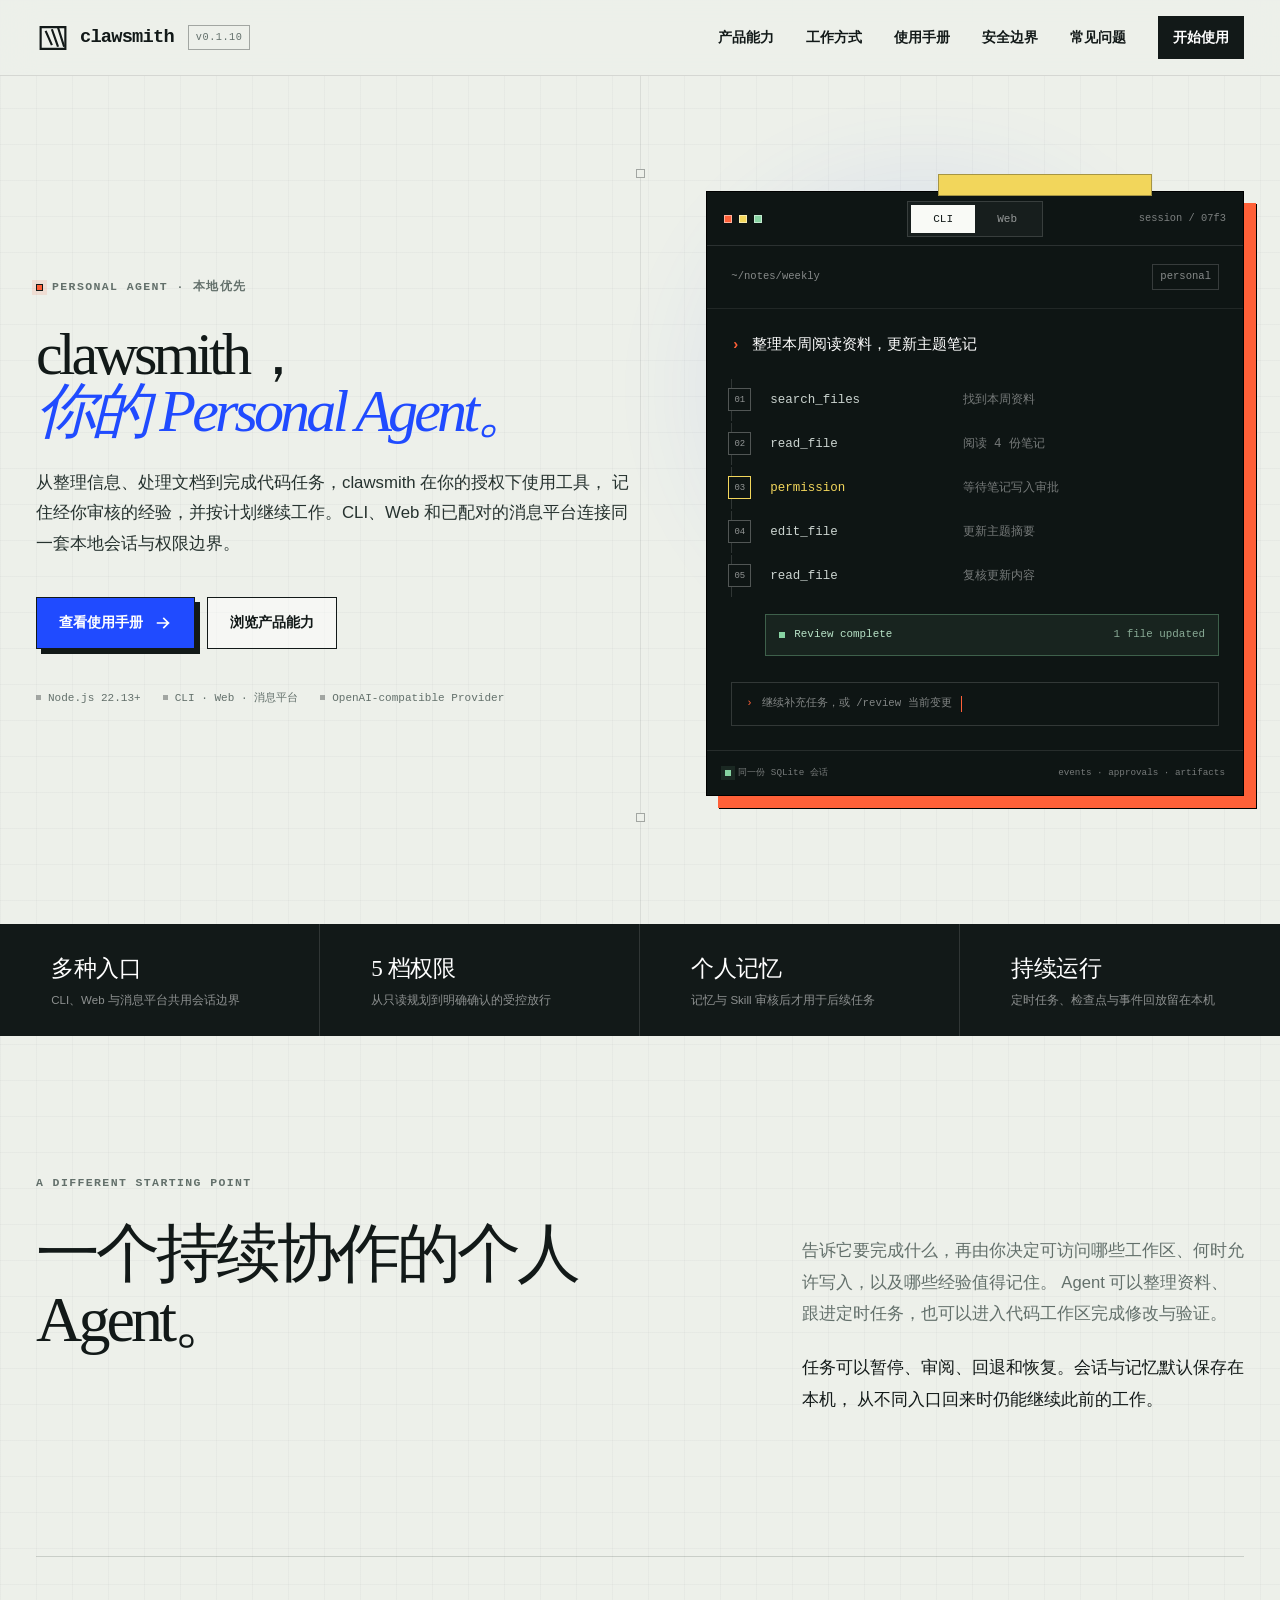
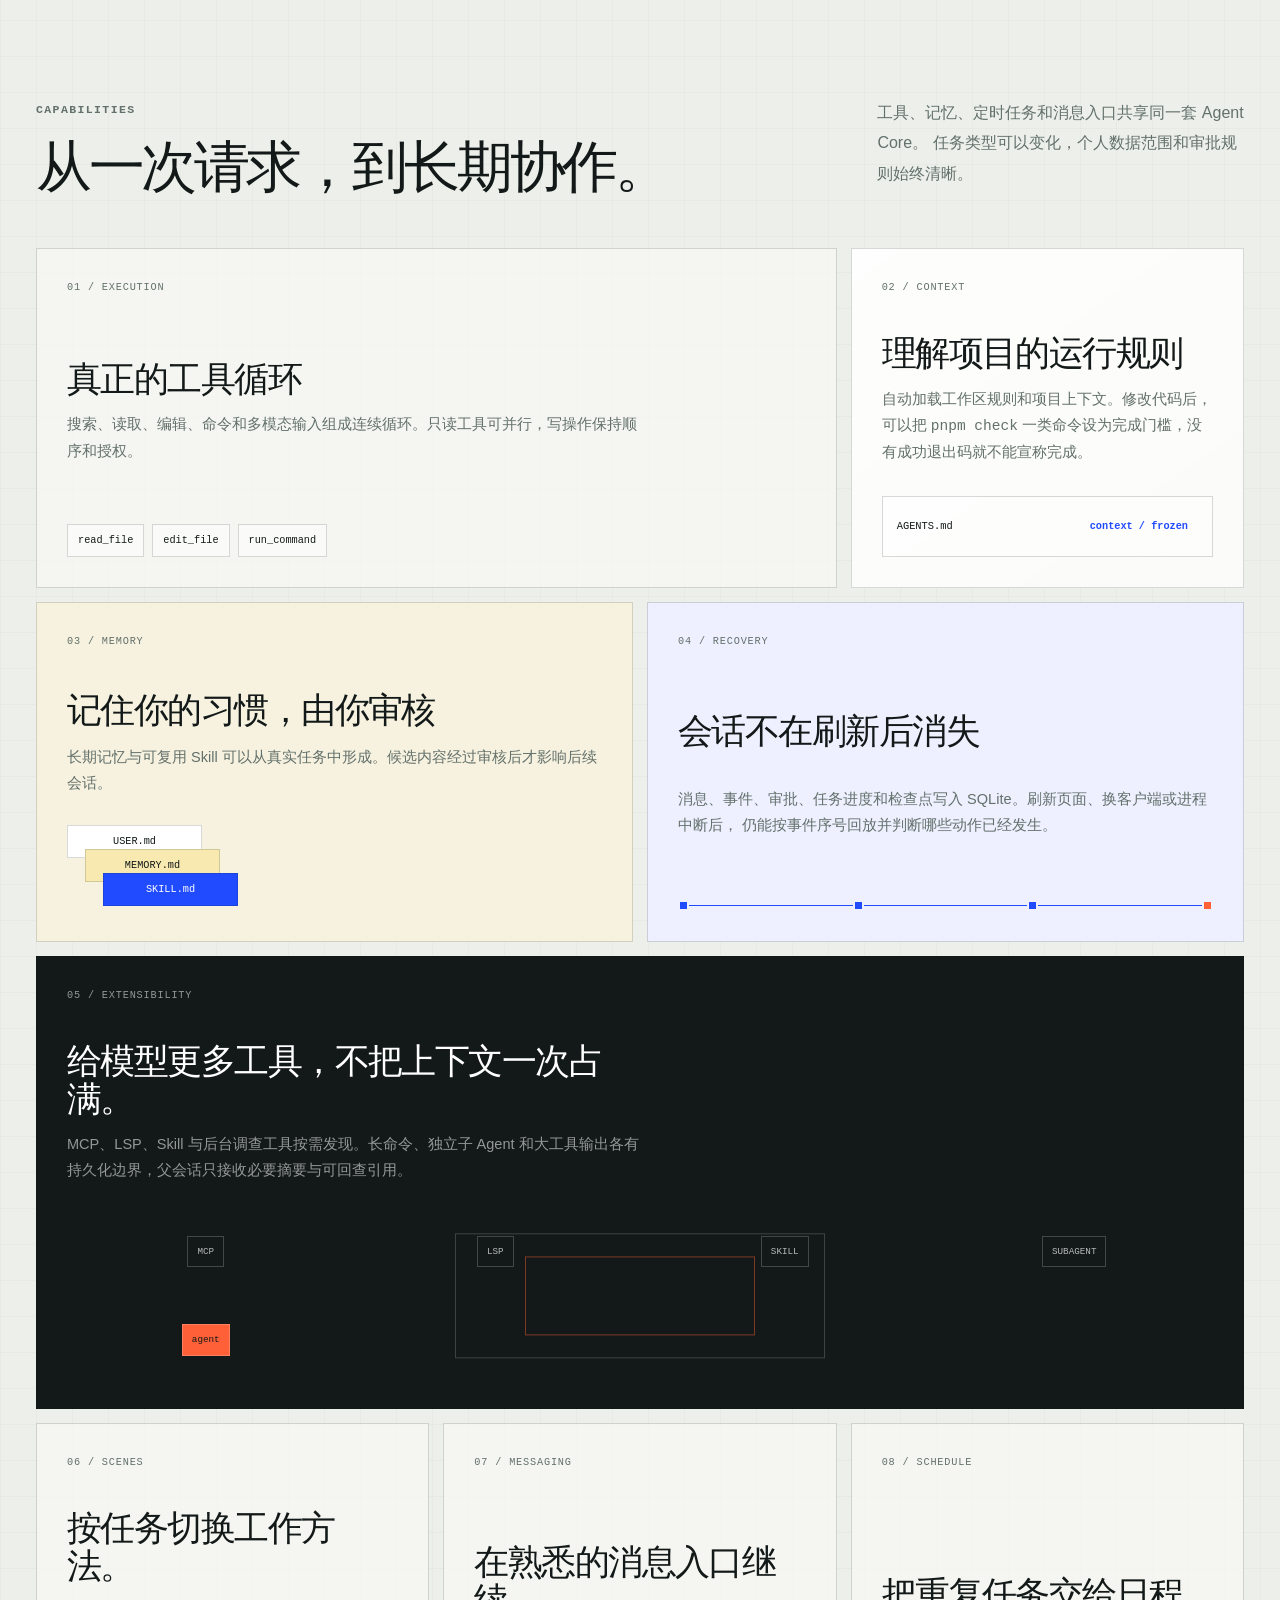
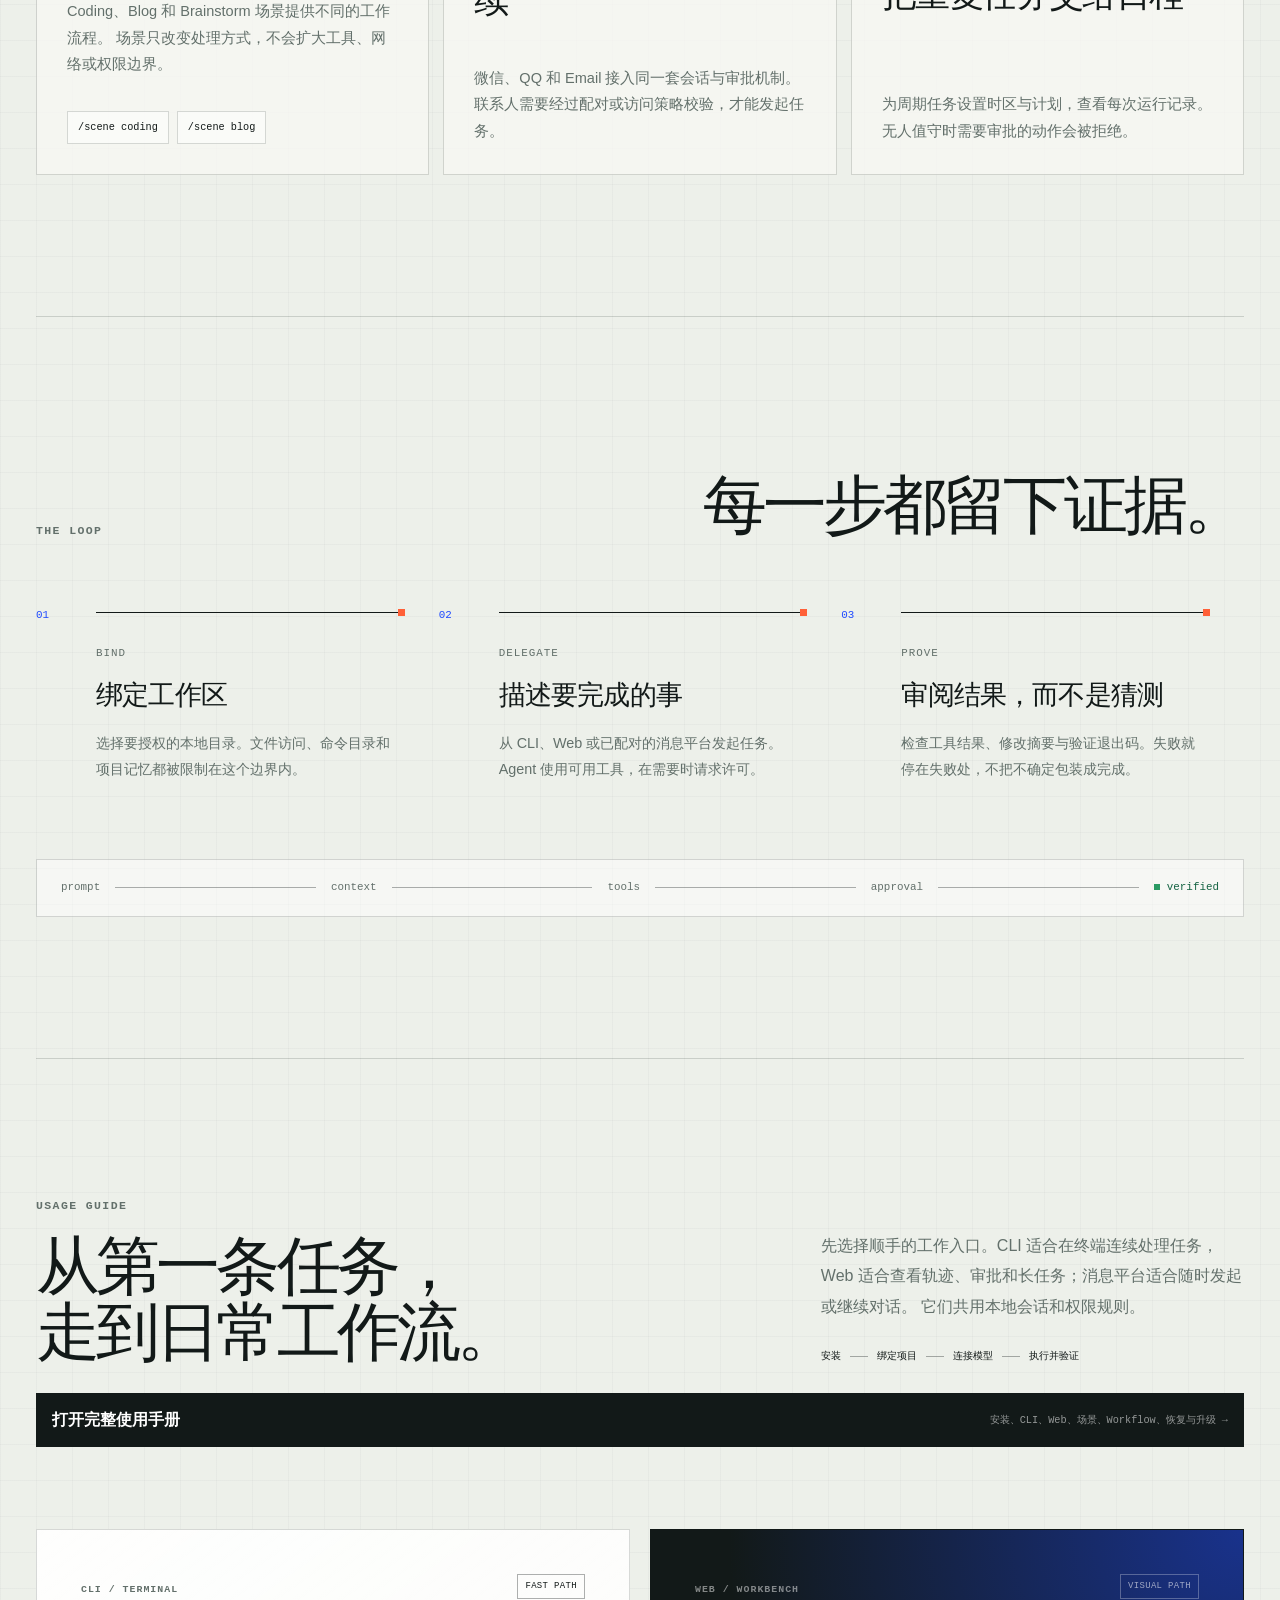
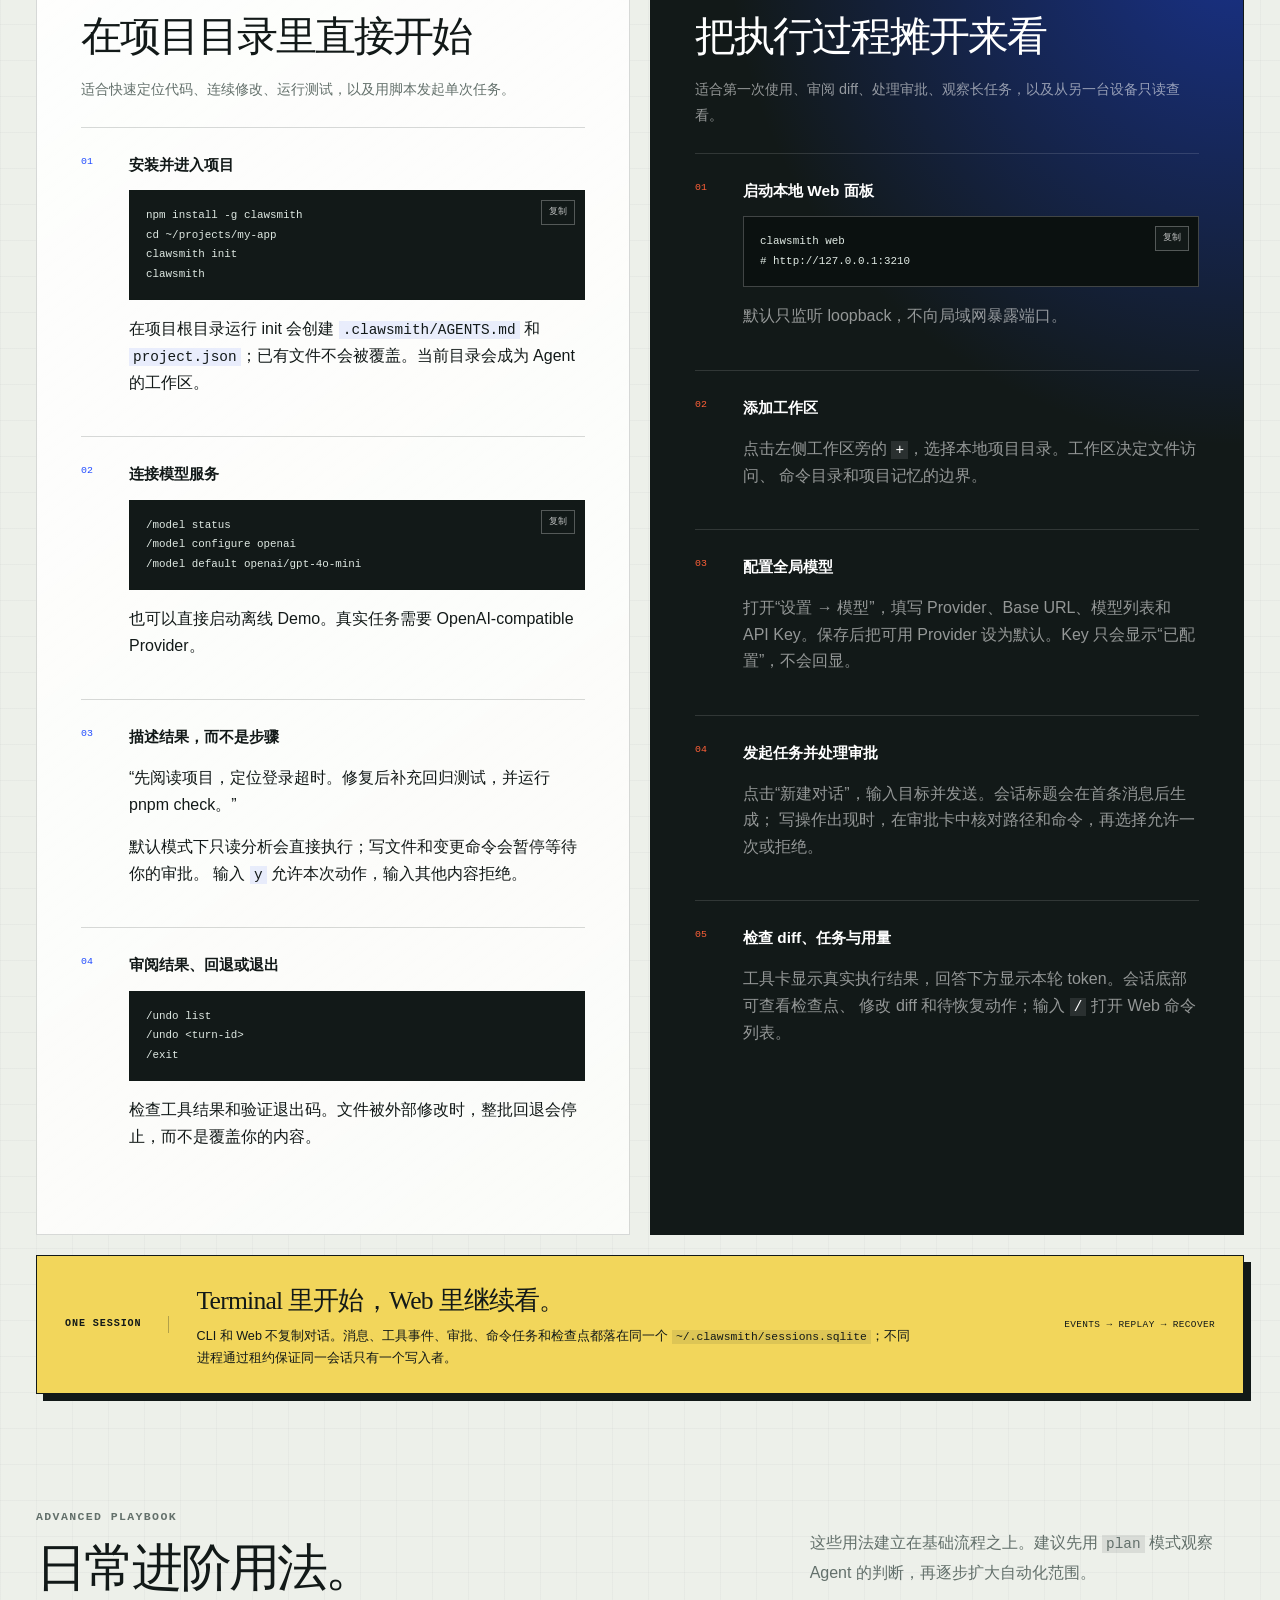
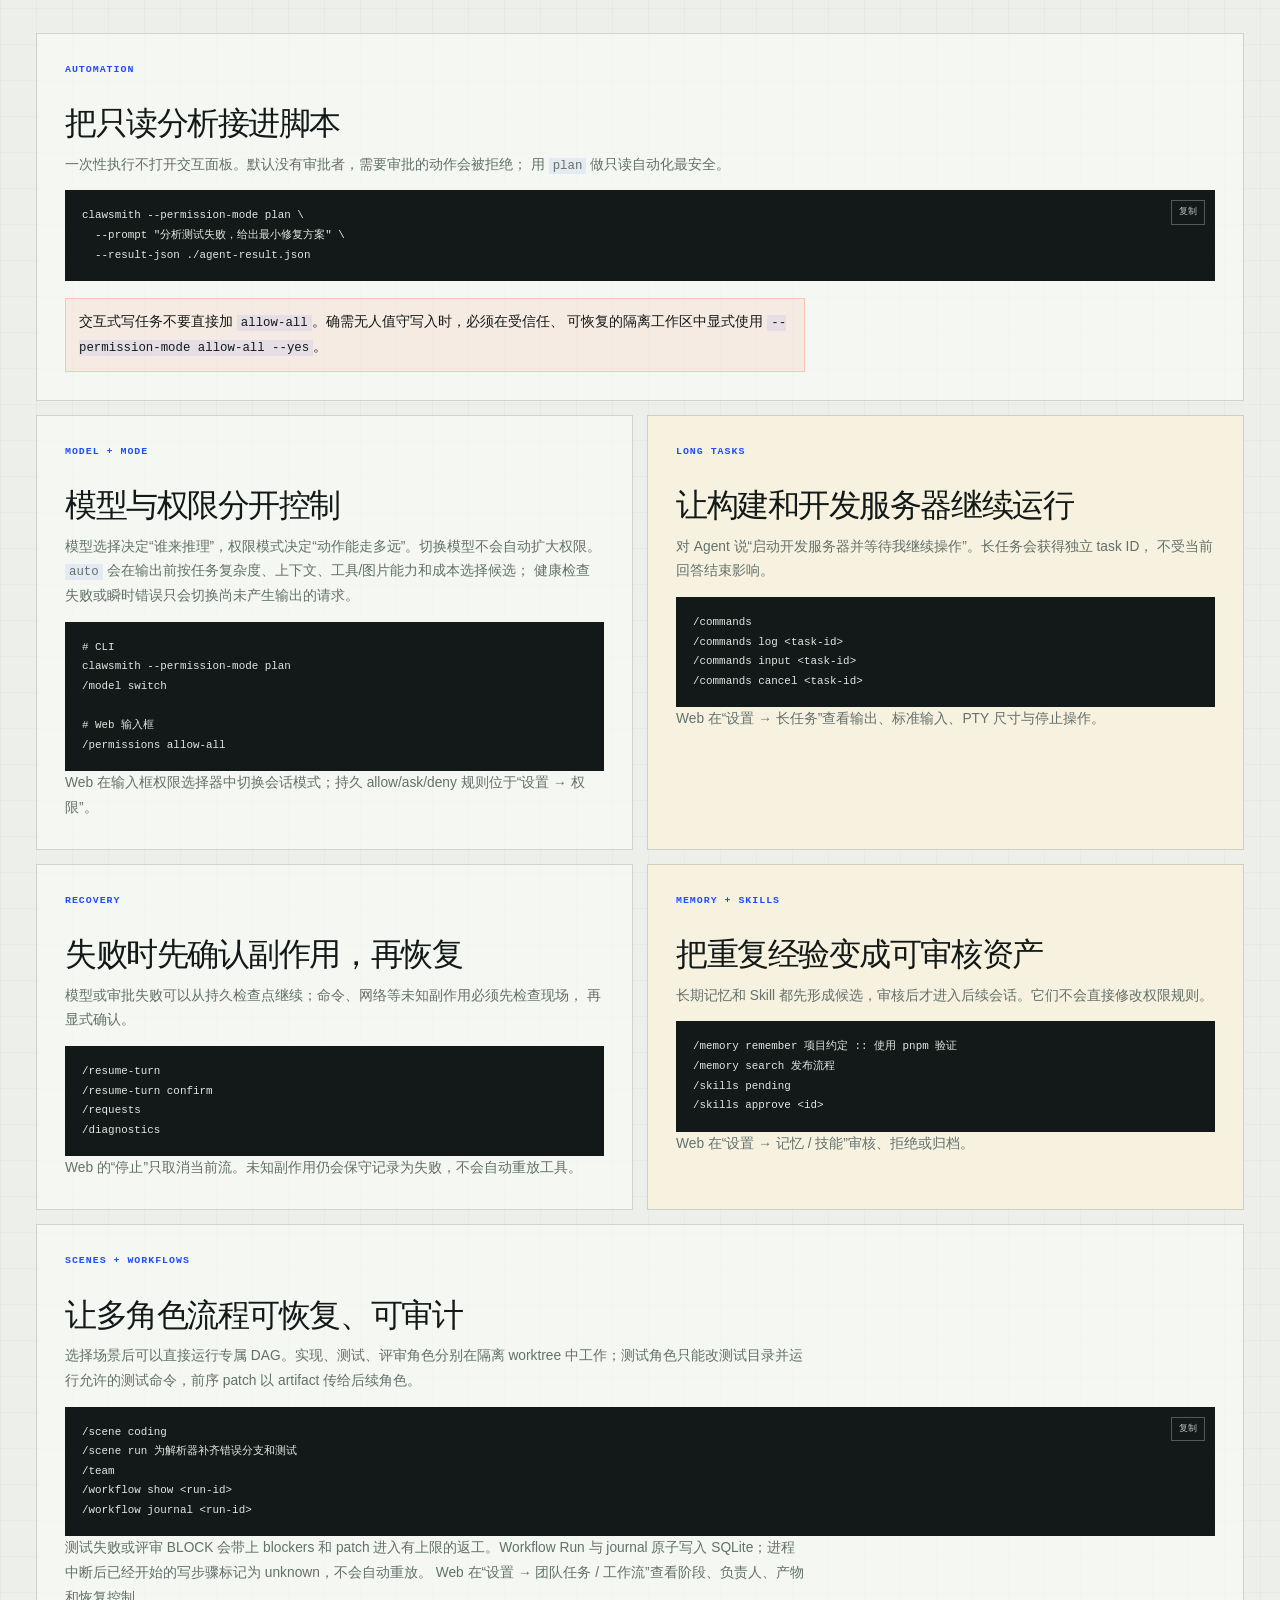
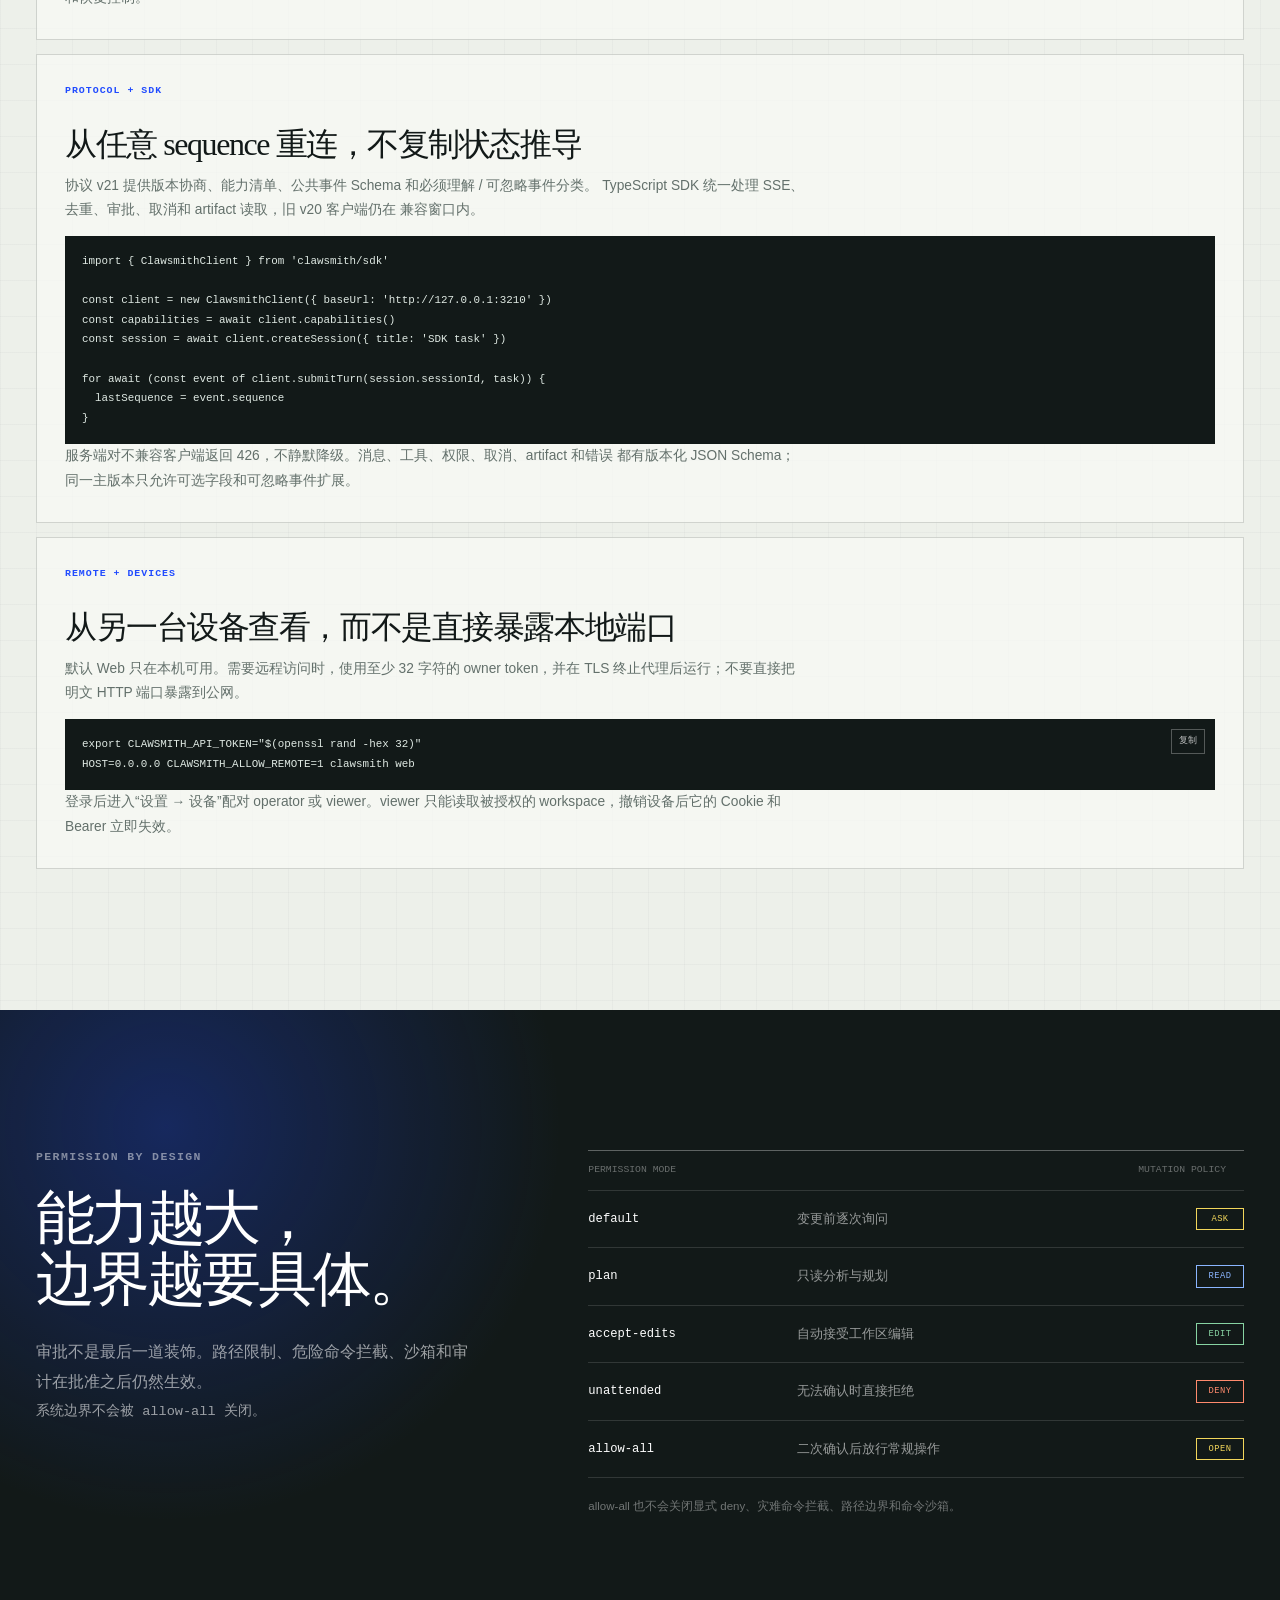
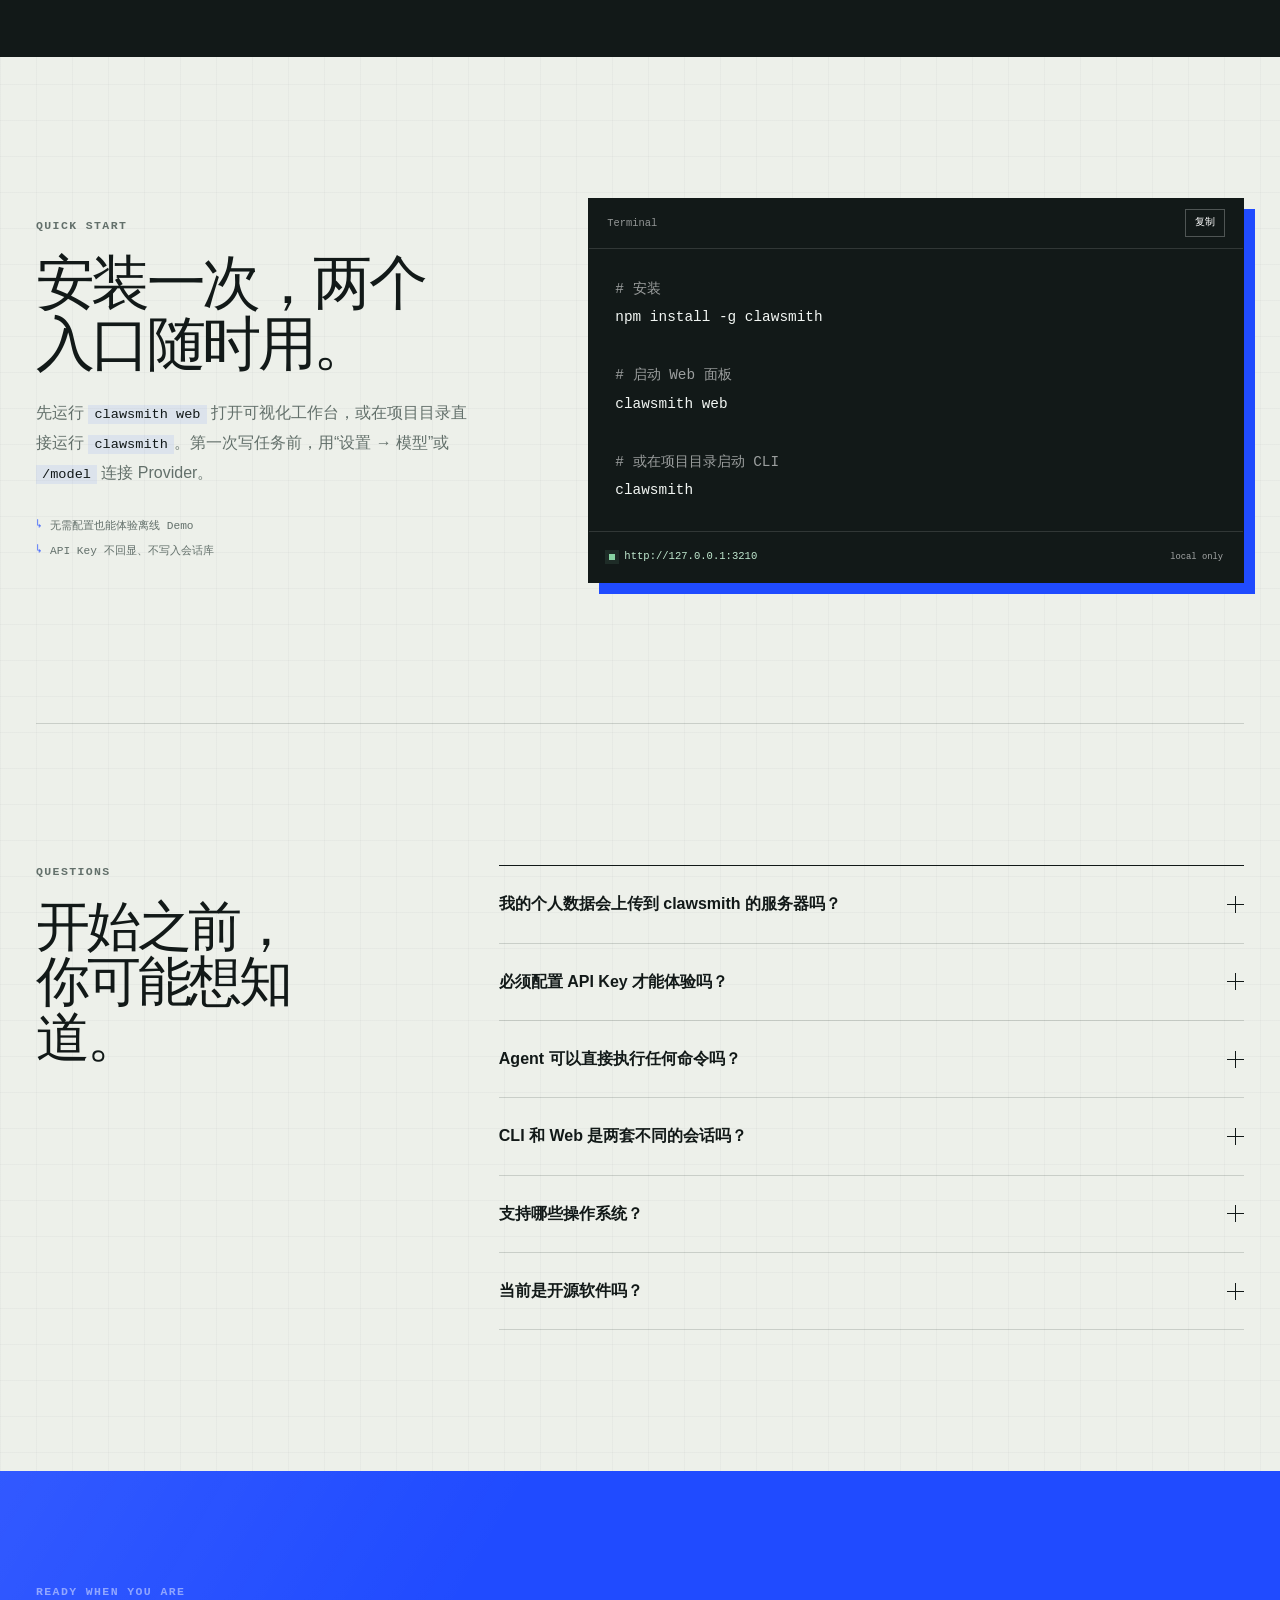
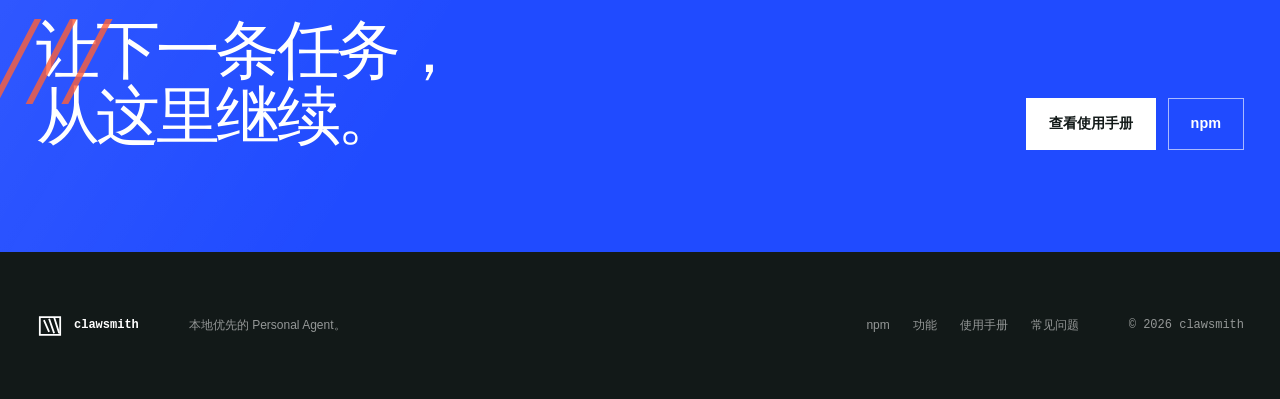
<file: index.html>
<!doctype html>
<!-- clawsmith 产品官网：产品定位、运行机制、CLI/Web 使用指南与安全边界。 -->
<html lang="zh-CN">
  <head>
    <meta charset="UTF-8" />
    <meta name="viewport" content="width=device-width, initial-scale=1.0" />
    <meta
      name="description"
      content="clawsmith 是本地优先的 Personal Agent。通过 CLI、Web 和消息平台处理个人任务，结合长期记忆、定时执行与受控工具，并将会话和权限数据留在本机。"
    />
    <meta name="theme-color" content="#121918" />
    <link rel="manifest" href="./site.webmanifest" />
    <meta property="og:type" content="website" />
    <meta property="og:title" content="clawsmith — 本地优先的 Personal Agent" />
    <meta
      property="og:description"
      content="从日常信息整理到代码任务，用 CLI、Web 或消息平台继续同一份个人会话；记忆、审批和恢复都有明确边界。"
    />
    <meta property="og:url" content="https://sql668.github.io/clawsmith-site/" />
    <meta property="og:site_name" content="clawsmith" />
    <meta property="og:image" content="https://sql668.github.io/clawsmith-site/og-image.png" />
    <meta name="twitter:card" content="summary" />
    <meta name="twitter:title" content="clawsmith — 本地优先的 Personal Agent" />
    <meta
      name="twitter:description"
      content="从日常信息整理到代码任务，用 CLI、Web 或消息平台继续同一份个人会话；记忆、审批和恢复都有明确边界。"
    />
    <meta name="twitter:image" content="https://sql668.github.io/clawsmith-site/og-image.png" />
    <link rel="canonical" href="https://sql668.github.io/clawsmith-site/" />
    <title>clawsmith — 本地优先的 Personal Agent</title>
    <link rel="icon" href="./favicon.svg" type="image/svg+xml" />
    <link rel="stylesheet" href="./styles.css?v=20261027-1" />
    <script type="application/ld+json">
      {
        "@context": "https://schema.org",
        "@type": "SoftwareApplication",
        "name": "clawsmith",
        "applicationCategory": "ProductivityApplication",
        "operatingSystem": "macOS, Linux, Windows",
        "description": "本地优先的 Personal Agent，通过 CLI、Web 和消息平台处理个人任务，提供长期记忆、定时执行和受控工具。",
        "softwareVersion": "0.1.10",
        "offers": {
          "@type": "Offer",
          "price": "0",
          "priceCurrency": "USD"
        }
      }
    </script>
    <script type="application/ld+json">
      {
        "@context": "https://schema.org",
        "@type": "FAQPage",
        "mainEntity": [
          {
            "@type": "Question",
            "name": "我的个人数据会上传到 clawsmith 的服务器吗？",
            "acceptedAnswer": {
              "@type": "Answer",
              "text": "会话、记忆、Skill 和权限数据默认保存在本机。模型请求会发送到你配置的模型服务，因此应选择符合个人数据要求的 Provider。"
            }
          },
          {
            "@type": "Question",
            "name": "必须配置 API Key 才能体验吗？",
            "acceptedAnswer": {
              "@type": "Answer",
              "text": "不需要。没有配置模型服务时，clawsmith 会进入离线 Demo；执行真实代码任务需要配置 OpenAI-compatible Provider。"
            }
          },
          {
            "@type": "Question",
            "name": "Agent 可以直接执行任何命令吗？",
            "acceptedAnswer": {
              "@type": "Answer",
              "text": "不可以。写操作和高风险命令会根据当前权限模式要求审批，灾难命令始终被拒绝，命令还会经过沙箱和资源限制。"
            }
          }
        ]
      }
    </script>
  </head>
  <body>
    <a class="skip-link" href="#main">跳到主要内容</a>

    <header class="site-header" data-header>
      <a class="brand" href="#top" aria-label="clawsmith v0.1.10 首页">
        <svg class="brand-mark" viewBox="0 0 44 44" aria-hidden="true">
          <path d="M6 8h32v28H6z" />
          <path d="M13 14 20 30M21 12l7 20M29 10l7 22" />
        </svg>
        <span class="brand-word">clawsmith</span>
        <span class="brand-version">v0.1.10</span>
      </a>

      <button
        class="menu-toggle"
        type="button"
        aria-expanded="false"
        aria-controls="primary-navigation"
        data-menu-toggle
      >
        <span></span>
        <span></span>
        <span></span>
        <span class="sr-only">打开导航</span>
      </button>

      <nav class="site-nav" id="primary-navigation" aria-label="主要导航" data-navigation>
        <a href="#capabilities">产品能力</a>
        <a href="#workflow">工作方式</a>
        <a href="./docs/">使用手册</a>
        <a href="#safety">安全边界</a>
        <a href="#faq">常见问题</a>
        <a class="nav-cta" href="#start">开始使用</a>
      </nav>
    </header>

    <main id="main">
      <section class="hero" id="top">
        <div class="hero-grid" aria-hidden="true"></div>
        <div class="hero-copy" data-reveal>
          <div class="eyebrow">
            <span class="eyebrow-dot"></span>
            Personal Agent · 本地优先
          </div>
          <h1>
            clawsmith，
            <span>你的 Personal Agent。</span>
          </h1>
          <p class="hero-lede">
            从整理信息、处理文档到完成代码任务，clawsmith 在你的授权下使用工具，
            记住经你审核的经验，并按计划继续工作。CLI、Web 和已配对的消息平台连接同一套本地会话与权限边界。
          </p>
          <div class="hero-actions">
            <a class="button button-primary" href="./docs/">
              查看使用手册
              <svg viewBox="0 0 20 20" aria-hidden="true">
                <path d="M4 10h12M11 5l5 5-5 5" />
              </svg>
            </a>
            <a class="button button-quiet" href="#capabilities">
              浏览产品能力
            </a>
          </div>
          <ul class="hero-meta" aria-label="运行条件">
            <li>Node.js 22.13+</li>
            <li>CLI · Web · 消息平台</li>
            <li>OpenAI-compatible Provider</li>
          </ul>
        </div>

        <div class="agent-window" data-reveal>
          <div class="window-topbar">
            <div class="window-lights" aria-hidden="true">
              <i></i><i></i><i></i>
            </div>
            <div class="view-switcher" role="tablist" aria-label="界面预览">
              <button
                class="view-tab is-active"
                type="button"
                role="tab"
                aria-selected="true"
                aria-controls="preview-cli"
                id="tab-cli"
                data-view-tab="cli"
              >
                CLI
              </button>
              <button
                class="view-tab"
                type="button"
                role="tab"
                aria-selected="false"
                aria-controls="preview-web"
                id="tab-web"
                data-view-tab="web"
              >
                Web
              </button>
            </div>
            <span class="window-session">session / 07f3</span>
          </div>

          <div class="window-body">
            <div
              class="preview-panel is-active"
              id="preview-cli"
              role="tabpanel"
              aria-labelledby="tab-cli"
              data-view-panel="cli"
            >
              <div class="terminal-heading">
                <span>~/notes/weekly</span>
                <span class="terminal-branch">personal</span>
              </div>
              <div class="terminal-log">
                <p class="prompt-line">
                  <span>›</span>
                  整理本周阅读资料，更新主题笔记
                </p>
                <div class="trace-line">
                  <span class="trace-mark">01</span>
                  <span class="trace-tool">search_files</span>
                  <span class="trace-note">找到本周资料</span>
                </div>
                <div class="trace-line">
                  <span class="trace-mark">02</span>
                  <span class="trace-tool">read_file</span>
                  <span class="trace-note">阅读 4 份笔记</span>
                </div>
                <div class="trace-line trace-wait">
                  <span class="trace-mark">03</span>
                  <span class="trace-tool">permission</span>
                  <span class="trace-note">等待笔记写入审批</span>
                </div>
                <div class="trace-line">
                  <span class="trace-mark">04</span>
                  <span class="trace-tool">edit_file</span>
                  <span class="trace-note">更新主题摘要</span>
                </div>
                <div class="trace-line">
                  <span class="trace-mark">05</span>
                  <span class="trace-tool">read_file</span>
                  <span class="trace-note">复核更新内容</span>
                </div>
                <div class="verified-line">
                  <span></span>
                  Review complete
                  <b>1 file updated</b>
                </div>
              </div>
              <div class="terminal-composer">
                <span class="prompt-symbol">›</span>
                <span class="composer-copy">继续补充任务，或 /review 当前变更</span>
                <span class="typing-cursor" aria-hidden="true"></span>
              </div>
            </div>

            <div
              class="preview-panel web-preview"
              id="preview-web"
              role="tabpanel"
              aria-labelledby="tab-web"
              data-view-panel="web"
              hidden
            >
              <aside class="web-sidebar">
                <div class="web-workspace">
                  <span class="workspace-icon">mx</span>
                  <span>
                    weekly
                    <small>3 sessions</small>
                  </span>
                </div>
                <div class="session-item is-active">
                  <i></i>
                  整理本周资料
                  <small>刚刚</small>
                </div>
                <div class="session-item">
                  <i></i>
                  汇总待读文章
                  <small>昨天</small>
                </div>
                <div class="session-item">
                  <i></i>
                  规划周末阅读
                  <small>周一</small>
                </div>
              </aside>
              <div class="web-content">
                <div class="web-heading">
                  <span>整理本周资料</span>
                  <small>default permission</small>
                </div>
                <div class="web-task-card">
                  <div class="task-card-head">
                    <span class="task-dot"></span>
                    当前任务
                    <small>3 / 4 complete</small>
                  </div>
                  <ul class="task-list">
                    <li class="done">查找本周资料</li>
                    <li class="done">提取主题要点</li>
                    <li class="done">更新主题笔记</li>
                    <li class="current">复核引用来源</li>
                  </ul>
                </div>
                <figure class="diff-card" aria-label="修改预览">
                  <figcaption class="diff-head">
                    <span>notes/weekly.md</span>
                    <span>+8 −2</span>
                  </figcaption>
                  <pre><code><span class="diff-remove">- ## 本周阅读</span>
<span class="diff-add">+ ## 本周阅读：三个主题</span>
<span class="diff-add">+ 来源：资料 A、资料 B</span></code></pre>
                </figure>
              </div>
            </div>
          </div>

          <div class="window-footer">
            <span><i class="status-light"></i> 同一份 SQLite 会话</span>
            <span>events · approvals · artifacts</span>
          </div>
        </div>
      </section>

      <section class="signal-strip" aria-label="产品概览">
        <div>
          <strong>多种入口</strong>
          <span>CLI、Web 与消息平台共用会话边界</span>
        </div>
        <div>
          <strong>5 档权限</strong>
          <span>从只读规划到明确确认的受控放行</span>
        </div>
        <div>
          <strong>个人记忆</strong>
          <span>记忆与 Skill 审核后才用于后续任务</span>
        </div>
        <div>
          <strong>持续运行</strong>
          <span>定时任务、检查点与事件回放留在本机</span>
        </div>
      </section>

      <section class="manifesto section">
        <div class="section-label">A different starting point</div>
        <div class="manifesto-grid">
          <h2>一个持续协作的个人 Agent。</h2>
          <div class="manifesto-copy">
            <p>
              告诉它要完成什么，再由你决定可访问哪些工作区、何时允许写入，以及哪些经验值得记住。
              Agent 可以整理资料、跟进定时任务，也可以进入代码工作区完成修改与验证。
            </p>
            <p>
              任务可以暂停、审阅、回退和恢复。会话与记忆默认保存在本机，
              从不同入口回来时仍能继续此前的工作。
            </p>
          </div>
        </div>
      </section>

      <section class="capabilities section" id="capabilities">
        <div class="section-intro">
          <div>
            <div class="section-label">Capabilities</div>
            <h2>从一次请求，到长期协作。</h2>
          </div>
          <p>
            工具、记忆、定时任务和消息入口共享同一套 Agent Core。
            任务类型可以变化，个人数据范围和审批规则始终清晰。
          </p>
        </div>

        <div class="capability-grid">
          <article class="capability-card capability-wide">
            <div class="card-index">01 / EXECUTION</div>
            <div>
              <h3>真正的工具循环</h3>
              <p>
                搜索、读取、编辑、命令和多模态输入组成连续循环。只读工具可并行，写操作保持顺序和授权。
              </p>
            </div>
            <ul class="code-snippet" aria-label="工具调用示例">
              <li>read_file</li>
              <li>edit_file</li>
              <li>run_command</li>
            </ul>
          </article>

          <article class="capability-card">
            <div class="card-index">02 / CONTEXT</div>
            <h3>理解项目的运行规则</h3>
            <p>
                自动加载工作区规则和项目上下文。修改代码后，可以把
                <code>pnpm check</code> 一类命令设为完成门槛，没有成功退出码就不能宣称完成。
            </p>
            <div class="rule-paper">
              <span>AGENTS.md</span>
              <strong>context / frozen</strong>
            </div>
          </article>

          <article class="capability-card">
            <div class="card-index">03 / MEMORY</div>
            <h3>记住你的习惯，由你审核</h3>
            <p>
              长期记忆与可复用 Skill 可以从真实任务中形成。候选内容经过审核后才影响后续会话。
            </p>
            <div class="memory-stack" aria-hidden="true">
              <span>USER.md</span>
              <span>MEMORY.md</span>
              <span>SKILL.md</span>
            </div>
          </article>

          <article class="capability-card">
            <div class="card-index">04 / RECOVERY</div>
            <h3>会话不在刷新后消失</h3>
            <p>
                消息、事件、审批、任务进度和检查点写入 SQLite。刷新页面、换客户端或进程中断后，
                仍能按事件序号回放并判断哪些动作已经发生。
            </p>
            <div class="event-rail" aria-hidden="true">
              <i></i><i></i><i></i><i></i>
            </div>
          </article>

          <article class="capability-card capability-wide capability-dark">
            <div class="card-index">05 / EXTENSIBILITY</div>
            <div>
              <h3>给模型更多工具，不把上下文一次占满。</h3>
              <p>
                MCP、LSP、Skill 与后台调查工具按需发现。长命令、独立子 Agent
                和大工具输出各有持久化边界，父会话只接收必要摘要与可回查引用。
              </p>
            </div>
            <div class="tool-orbit" aria-hidden="true">
              <span>MCP</span>
              <span>LSP</span>
              <span>SKILL</span>
              <span>SUBAGENT</span>
              <b>agent</b>
            </div>
          </article>

          <article class="capability-card">
            <div class="card-index">06 / SCENES</div>
            <div>
              <h3>按任务切换工作方法。</h3>
              <p>
                Coding、Blog 和 Brainstorm 场景提供不同的工作流程。
                场景只改变处理方式，不会扩大工具、网络或权限边界。
              </p>
            </div>
            <ul class="code-snippet" aria-label="场景命令示例">
              <li>/scene coding</li>
              <li>/scene blog</li>
            </ul>
          </article>
          <article class="capability-card">
            <div class="card-index">07 / MESSAGING</div>
            <h3>在熟悉的消息入口继续</h3>
            <p>微信、QQ 和 Email 接入同一套会话与审批机制。联系人需要经过配对或访问策略校验，才能发起任务。</p>
          </article>
          <article class="capability-card">
            <div class="card-index">08 / SCHEDULE</div>
            <h3>把重复任务交给日程</h3>
            <p>为周期任务设置时区与计划，查看每次运行记录。无人值守时需要审批的动作会被拒绝。</p>
          </article>
        </div>
      </section>

      <section class="workflow section" id="workflow">
        <div class="workflow-heading">
          <div class="section-label">The loop</div>
          <h2>每一步都留下证据。</h2>
        </div>

        <div class="workflow-steps">
          <article class="workflow-step">
            <span class="step-number">01</span>
            <div class="step-line"></div>
            <div>
              <p class="step-kicker">Bind</p>
              <h3>绑定工作区</h3>
              <p>
                选择要授权的本地目录。文件访问、命令目录和项目记忆都被限制在这个边界内。
              </p>
            </div>
          </article>
          <article class="workflow-step">
            <span class="step-number">02</span>
            <div class="step-line"></div>
            <div>
              <p class="step-kicker">Delegate</p>
              <h3>描述要完成的事</h3>
              <p>
                从 CLI、Web 或已配对的消息平台发起任务。Agent 使用可用工具，在需要时请求许可。
              </p>
            </div>
          </article>
          <article class="workflow-step">
            <span class="step-number">03</span>
            <div class="step-line"></div>
            <div>
              <p class="step-kicker">Prove</p>
              <h3>审阅结果，而不是猜测</h3>
              <p>
                检查工具结果、修改摘要与验证退出码。失败就停在失败处，不把不确定包装成完成。
              </p>
            </div>
          </article>
        </div>

        <div
          class="trace-strip"
          role="img"
          aria-label="执行轨迹：prompt、context、tools、approval、verified"
        >
          <span aria-hidden="true">prompt</span>
          <i aria-hidden="true"></i>
          <span aria-hidden="true">context</span>
          <i aria-hidden="true"></i>
          <span aria-hidden="true">tools</span>
          <i aria-hidden="true"></i>
          <span aria-hidden="true">approval</span>
          <i aria-hidden="true"></i>
          <span class="trace-verified" aria-hidden="true">verified</span>
        </div>
      </section>

      <!-- 使用指南按真实工作入口拆分；共享会话带说明 CLI 与 Web 不是两套状态。 -->
      <section class="guide section" id="guide">
        <div class="guide-heading">
          <div>
            <div class="section-label">Usage guide</div>
            <h2>从第一条任务，<br />走到日常工作流。</h2>
          </div>
          <div class="guide-heading-copy">
            <p>
              先选择顺手的工作入口。CLI 适合在终端连续处理任务，Web
              适合查看轨迹、审批和长任务；消息平台适合随时发起或继续对话。
              它们共用本地会话和权限规则。
            </p>
            <div class="guide-sequence">
              <span>安装</span>
              <i></i>
              <span>绑定项目</span>
              <i></i>
              <span>连接模型</span>
              <i></i>
              <span>执行并验证</span>
            </div>
          </div>
        </div>

        <a class="guide-manual-link" href="./docs/">
          <span>打开完整使用手册</span>
          <span>安装、CLI、Web、场景、Workflow、恢复与升级 →</span>
        </a>

        <div class="guide-workbench">
          <article class="guide-track" id="guide-cli">
            <header class="guide-track-head">
              <div>
                <span class="guide-track-label">CLI / TERMINAL</span>
                <h3>在项目目录里直接开始</h3>
              </div>
              <span class="guide-track-badge">Fast path</span>
            </header>
            <p class="guide-track-lede">
              适合快速定位代码、连续修改、运行测试，以及用脚本发起单次任务。
            </p>

            <ol class="guide-steps">
              <li>
                <span class="guide-step-number">01</span>
                <div>
                  <strong>安装并进入项目</strong>
                  <div class="guide-command">
                    <button
                      class="guide-copy"
                      type="button"
                      data-copy-target="guide-cli-install"
                    >
                      复制
                    </button>
                    <pre id="guide-cli-install"><code>npm install -g clawsmith
cd ~/projects/my-app
clawsmith init
clawsmith</code></pre>
                  </div>
                  <p>在项目根目录运行 init 会创建 <code>.clawsmith/AGENTS.md</code> 和 <code>project.json</code>；已有文件不会被覆盖。当前目录会成为 Agent 的工作区。</p>
                </div>
              </li>
              <li>
                <span class="guide-step-number">02</span>
                <div>
                  <strong>连接模型服务</strong>
                  <div class="guide-command">
                    <button
                      class="guide-copy"
                      type="button"
                      data-copy-target="guide-cli-model"
                    >
                      复制
                    </button>
                    <pre id="guide-cli-model"><code>/model status
/model configure openai
/model default openai/gpt-4o-mini</code></pre>
                  </div>
                  <p>
                    也可以直接启动离线 Demo。真实任务需要 OpenAI-compatible Provider。
                  </p>
                </div>
              </li>
              <li>
                <span class="guide-step-number">03</span>
                <div>
                  <strong>描述结果，而不是步骤</strong>
                  <p class="guide-prompt-example">
                    “先阅读项目，定位登录超时。修复后补充回归测试，并运行 pnpm check。”
                  </p>
                  <p>
                    默认模式下只读分析会直接执行；写文件和变更命令会暂停等待你的审批。
                    输入 <code>y</code> 允许本次动作，输入其他内容拒绝。
                  </p>
                </div>
              </li>
              <li>
                <span class="guide-step-number">04</span>
                <div>
                  <strong>审阅结果、回退或退出</strong>
                  <div class="guide-command guide-command-compact">
                    <pre><code>/undo list
/undo &lt;turn-id&gt;
/exit</code></pre>
                  </div>
                  <p>
                    检查工具结果和验证退出码。文件被外部修改时，整批回退会停止，而不是覆盖你的内容。
                  </p>
                </div>
              </li>
            </ol>
          </article>

          <article class="guide-track guide-track-web" id="guide-web">
            <header class="guide-track-head">
              <div>
                <span class="guide-track-label">WEB / WORKBENCH</span>
                <h3>把执行过程摊开来看</h3>
              </div>
              <span class="guide-track-badge guide-track-badge-light">Visual path</span>
            </header>
            <p class="guide-track-lede">
              适合第一次使用、审阅 diff、处理审批、观察长任务，以及从另一台设备只读查看。
            </p>

            <ol class="guide-steps">
              <li>
                <span class="guide-step-number">01</span>
                <div>
                  <strong>启动本地 Web 面板</strong>
                  <div class="guide-command">
                    <button
                      class="guide-copy"
                      type="button"
                      data-copy-target="guide-web-start"
                    >
                      复制
                    </button>
                    <pre id="guide-web-start"><code>clawsmith web
# http://127.0.0.1:3210</code></pre>
                  </div>
                  <p>默认只监听 loopback，不向局域网暴露端口。</p>
                </div>
              </li>
              <li>
                <span class="guide-step-number">02</span>
                <div>
                  <strong>添加工作区</strong>
                  <p>
                    点击左侧工作区旁的 <code>+</code>，选择本地项目目录。工作区决定文件访问、
                    命令目录和项目记忆的边界。
                  </p>
                </div>
              </li>
              <li>
                <span class="guide-step-number">03</span>
                <div>
                  <strong>配置全局模型</strong>
                  <p>
                    打开“设置 → 模型”，填写 Provider、Base URL、模型列表和 API
                    Key。保存后把可用 Provider 设为默认。Key 只会显示“已配置”，不会回显。
                  </p>
                </div>
              </li>
              <li>
                <span class="guide-step-number">04</span>
                <div>
                  <strong>发起任务并处理审批</strong>
                  <p>
                    点击“新建对话”，输入目标并发送。会话标题会在首条消息后生成；
                    写操作出现时，在审批卡中核对路径和命令，再选择允许一次或拒绝。
                  </p>
                </div>
              </li>
              <li>
                <span class="guide-step-number">05</span>
                <div>
                  <strong>检查 diff、任务与用量</strong>
                  <p>
                    工具卡显示真实执行结果，回答下方显示本轮 token。会话底部可查看检查点、
                    修改 diff 和待恢复动作；输入 <code>/</code> 打开 Web 命令列表。
                  </p>
                </div>
              </li>
            </ol>
          </article>
        </div>

        <div class="guide-shared">
          <div class="guide-shared-mark">ONE SESSION</div>
          <div>
            <strong>Terminal 里开始，Web 里继续看。</strong>
            <p>
              CLI 和 Web 不复制对话。消息、工具事件、审批、命令任务和检查点都落在同一个
              <code>~/.clawsmith/sessions.sqlite</code>；不同进程通过租约保证同一会话只有一个写入者。
            </p>
          </div>
          <span>events → replay → recover</span>
        </div>

        <div class="guide-advanced">
          <div class="guide-advanced-heading">
            <div>
              <div class="section-label">Advanced playbook</div>
              <h3>日常进阶用法。</h3>
            </div>
            <p>
              这些用法建立在基础流程之上。建议先用 <code>plan</code>
              模式观察 Agent 的判断，再逐步扩大自动化范围。
            </p>
          </div>

          <div class="guide-advanced-grid">
            <article class="guide-advanced-card guide-advanced-wide">
              <span class="guide-advanced-tag">AUTOMATION</span>
              <h4>把只读分析接进脚本</h4>
              <p>
                一次性执行不打开交互面板。默认没有审批者，需要审批的动作会被拒绝；
                用 <code>plan</code> 做只读自动化最安全。
              </p>
              <div class="guide-command">
                <button
                  class="guide-copy"
                  type="button"
                  data-copy-target="guide-oneshot"
                >
                  复制
                </button>
                <pre id="guide-oneshot"><code>clawsmith --permission-mode plan \
  --prompt "分析测试失败，给出最小修复方案" \
  --result-json ./agent-result.json</code></pre>
              </div>
              <p class="guide-warning">
                交互式写任务不要直接加 <code>allow-all</code>。确需无人值守写入时，必须在受信任、
                可恢复的隔离工作区中显式使用 <code>--permission-mode allow-all --yes</code>。
              </p>
            </article>

            <article class="guide-advanced-card">
              <span class="guide-advanced-tag">MODEL + MODE</span>
              <h4>模型与权限分开控制</h4>
              <p>
                模型选择决定“谁来推理”，权限模式决定“动作能走多远”。切换模型不会自动扩大权限。
                <code>auto</code> 会在输出前按任务复杂度、上下文、工具/图片能力和成本选择候选；
                健康检查失败或瞬时错误只会切换尚未产生输出的请求。
              </p>
              <div class="guide-command guide-command-compact">
                <pre><code># CLI
clawsmith --permission-mode plan
/model switch

# Web 输入框
/permissions allow-all</code></pre>
              </div>
              <p>
                Web 在输入框权限选择器中切换会话模式；持久 allow/ask/deny
                规则位于“设置 → 权限”。
              </p>
            </article>

            <article class="guide-advanced-card">
              <span class="guide-advanced-tag">LONG TASKS</span>
              <h4>让构建和开发服务器继续运行</h4>
              <p>
                对 Agent 说“启动开发服务器并等待我继续操作”。长任务会获得独立 task ID，
                不受当前回答结束影响。
              </p>
              <div class="guide-command guide-command-compact">
                <pre><code>/commands
/commands log &lt;task-id&gt;
/commands input &lt;task-id&gt;
/commands cancel &lt;task-id&gt;</code></pre>
              </div>
              <p>
                Web 在“设置 → 长任务”查看输出、标准输入、PTY 尺寸与停止操作。
              </p>
            </article>

            <article class="guide-advanced-card">
              <span class="guide-advanced-tag">RECOVERY</span>
              <h4>失败时先确认副作用，再恢复</h4>
              <p>
                模型或审批失败可以从持久检查点继续；命令、网络等未知副作用必须先检查现场，
                再显式确认。
              </p>
              <div class="guide-command guide-command-compact">
                <pre><code>/resume-turn
/resume-turn confirm
/requests
/diagnostics</code></pre>
              </div>
              <p>
                Web 的“停止”只取消当前流。未知副作用仍会保守记录为失败，不会自动重放工具。
              </p>
            </article>

            <article class="guide-advanced-card">
              <span class="guide-advanced-tag">MEMORY + SKILLS</span>
              <h4>把重复经验变成可审核资产</h4>
              <p>
                长期记忆和 Skill 都先形成候选，审核后才进入后续会话。它们不会直接修改权限规则。
              </p>
              <div class="guide-command guide-command-compact">
                <pre><code>/memory remember 项目约定 :: 使用 pnpm 验证
/memory search 发布流程
/skills pending
/skills approve &lt;id&gt;</code></pre>
              </div>
              <p>Web 在“设置 → 记忆 / 技能”审核、拒绝或归档。</p>
            </article>

            <article class="guide-advanced-card guide-advanced-wide">
              <span class="guide-advanced-tag">SCENES + WORKFLOWS</span>
              <h4>让多角色流程可恢复、可审计</h4>
              <p>
                选择场景后可以直接运行专属 DAG。实现、测试、评审角色分别在隔离 worktree
                中工作；测试角色只能改测试目录并运行允许的测试命令，前序 patch 以 artifact
                传给后续角色。
              </p>
              <div class="guide-command">
                <button
                  class="guide-copy"
                  type="button"
                  data-copy-target="guide-scene"
                >
                  复制
                </button>
                <pre id="guide-scene"><code>/scene coding
/scene run 为解析器补齐错误分支和测试
/team
/workflow show &lt;run-id&gt;
/workflow journal &lt;run-id&gt;</code></pre>
              </div>
              <p>
                测试失败或评审 BLOCK 会带上 blockers 和 patch 进入有上限的返工。Workflow Run
                与 journal 原子写入 SQLite；进程中断后已经开始的写步骤标记为 unknown，不会自动重放。
                Web 在“设置 → 团队任务 / 工作流”查看阶段、负责人、产物和恢复控制。
              </p>
            </article>

            <article class="guide-advanced-card guide-advanced-wide">
              <span class="guide-advanced-tag">PROTOCOL + SDK</span>
              <h4>从任意 sequence 重连，不复制状态推导</h4>
              <p>
                协议 v21 提供版本协商、能力清单、公共事件 Schema 和必须理解 / 可忽略事件分类。
                TypeScript SDK 统一处理 SSE、去重、审批、取消和 artifact 读取，旧 v20 客户端仍在
                兼容窗口内。
              </p>
              <div class="guide-command">
                <pre><code class="language-ts">import { ClawsmithClient } from 'clawsmith/sdk'

const client = new ClawsmithClient({ baseUrl: 'http://127.0.0.1:3210' })
const capabilities = await client.capabilities()
const session = await client.createSession({ title: 'SDK task' })

for await (const event of client.submitTurn(session.sessionId, task)) {
  lastSequence = event.sequence
}</code></pre>
              </div>
              <p>
                服务端对不兼容客户端返回 426，不静默降级。消息、工具、权限、取消、artifact 和错误
                都有版本化 JSON Schema；同一主版本只允许可选字段和可忽略事件扩展。
              </p>
            </article>

            <article class="guide-advanced-card guide-advanced-wide">
              <span class="guide-advanced-tag">REMOTE + DEVICES</span>
              <h4>从另一台设备查看，而不是直接暴露本地端口</h4>
              <p>
                默认 Web 只在本机可用。需要远程访问时，使用至少 32 字符的 owner
                token，并在 TLS 终止代理后运行；不要直接把明文 HTTP 端口暴露到公网。
              </p>
              <div class="guide-command">
                <button
                  class="guide-copy"
                  type="button"
                  data-copy-target="guide-remote"
                >
                  复制
                </button>
                <pre id="guide-remote"><code>export CLAWSMITH_API_TOKEN="$(openssl rand -hex 32)"
HOST=0.0.0.0 CLAWSMITH_ALLOW_REMOTE=1 clawsmith web</code></pre>
              </div>
              <p>
                登录后进入“设置 → 设备”配对 operator 或 viewer。viewer
                只能读取被授权的 workspace，撤销设备后它的 Cookie 和 Bearer 立即失效。
              </p>
            </article>
          </div>
        </div>
      </section>

      <section class="safety section" id="safety">
        <div class="safety-copy">
          <div class="section-label section-label-light">Permission by design</div>
          <h2>能力越大，<br />边界越要具体。</h2>
          <p>
            审批不是最后一道装饰。路径限制、危险命令拦截、沙箱和审计在批准之后仍然生效。
          </p>
          <p class="text-link">系统边界不会被 allow-all 关闭。</p>
        </div>

        <div class="permission-board">
          <div class="permission-board-head">
            <span>permission mode</span>
            <span>mutation policy</span>
          </div>
          <div class="permission-row">
            <strong>default</strong>
            <span>变更前逐次询问</span>
            <i class="tone-ask">ASK</i>
          </div>
          <div class="permission-row">
            <strong>plan</strong>
            <span>只读分析与规划</span>
            <i class="tone-read">READ</i>
          </div>
          <div class="permission-row">
            <strong>accept-edits</strong>
            <span>自动接受工作区编辑</span>
            <i class="tone-edit">EDIT</i>
          </div>
          <div class="permission-row">
            <strong>unattended</strong>
            <span>无法确认时直接拒绝</span>
            <i class="tone-deny">DENY</i>
          </div>
          <div class="permission-row">
            <strong>allow-all</strong>
            <span>二次确认后放行常规操作</span>
            <i class="tone-open">OPEN</i>
          </div>
          <p class="permission-footnote">
            allow-all 也不会关闭显式 deny、灾难命令拦截、路径边界和命令沙箱。
          </p>
        </div>
      </section>

      <section class="start section" id="start">
        <div class="start-copy">
          <div class="section-label">Quick start</div>
          <h2>安装一次，两个入口随时用。</h2>
          <p>
            先运行 <code>clawsmith web</code> 打开可视化工作台，或在项目目录直接运行
            <code>clawsmith</code>。第一次写任务前，用“设置 → 模型”或
            <code>/model</code> 连接 Provider。
          </p>
          <div class="start-notes">
            <span>无需配置也能体验离线 Demo</span>
            <span>API Key 不回显、不写入会话库</span>
          </div>
        </div>

        <div class="install-card">
          <div class="install-card-head">
            <span>Terminal</span>
            <button type="button" class="copy-button" data-copy-target="install-command">
              复制
            </button>
          </div>
          <pre id="install-command"><code><span class="code-comment"># 安装</span>
npm install -g clawsmith

<span class="code-comment"># 启动 Web 面板</span>
clawsmith web

<span class="code-comment"># 或在项目目录启动 CLI</span>
clawsmith</code></pre>
          <div class="install-result">
            <span class="status-light"></span>
            <span>http://127.0.0.1:3210</span>
            <small>local only</small>
          </div>
        </div>
      </section>

      <section class="faq section" id="faq">
        <div class="faq-heading">
          <div class="section-label">Questions</div>
          <h2>开始之前，<br />你可能想知道。</h2>
        </div>

        <div class="faq-list">
          <details>
            <summary>
              <span>我的个人数据会上传到 clawsmith 的服务器吗？</span>
              <i></i>
            </summary>
            <p>
              会话、记忆、Skill 和权限数据默认保存在本机。模型请求会发送到你配置的模型服务，
              因此请选择符合个人或团队数据要求的 Provider。clawsmith 不会额外搭建一个中转云服务。
            </p>
          </details>
          <details>
            <summary>
              <span>必须配置 API Key 才能体验吗？</span>
              <i></i>
            </summary>
            <p>
              不需要。clawsmith 默认使用离线 Demo，不会主动发起模型请求。
              执行真实任务时再配置 OpenAI-compatible Provider。
            </p>
          </details>
          <details>
            <summary>
              <span>Agent 可以直接执行任何命令吗？</span>
              <i></i>
            </summary>
            <p>
              不可以。写操作和高风险命令会根据权限模式请求审批；灾难命令会被硬拒绝；
              命令还受超时、CPU、文件大小、输出和平台沙箱限制。
            </p>
          </details>
          <details>
            <summary>
              <span>CLI 和 Web 是两套不同的会话吗？</span>
              <i></i>
            </summary>
            <p>
              不是。它们共享同一套 Agent Core、SQLite 会话、事件、权限和任务状态。
              两个进程可以观察同一会话；同一时刻只有一个 turn 能取得执行租约。
            </p>
          </details>
          <details>
            <summary>
              <span>支持哪些操作系统？</span>
              <i></i>
            </summary>
            <p>
              macOS、Linux 和 Windows 都支持 CLI、Web 与工作区文件操作。macOS 和
              Linux 提供原生命令沙箱；Windows 默认使用实验性的 windows-acl
              写入/删除部分隔离，读取和网络仍未隔离。需要严格边界时应显式配置 Docker。
            </p>
          </details>
          <details>
            <summary>
              <span>当前是开源软件吗？</span>
              <i></i>
            </summary>
            <p>
              当前版本是专有软件。npm 分发包允许按许可证安装和运行；复制、再分发、商业托管或二次开发前，
              请先阅读仓库中的许可证。
            </p>
          </details>
        </div>
      </section>

      <section class="final-cta">
        <div class="final-cta-mark" aria-hidden="true">///</div>
        <div>
          <p class="section-label section-label-light">Ready when you are</p>
          <h2>让下一条任务，<br />从这里继续。</h2>
        </div>
        <div class="final-actions">
          <a class="button button-light" href="./docs/">查看使用手册</a>
          <a
            class="button button-outline-light"
            href="https://www.npmjs.com/package/clawsmith"
            target="_blank"
            rel="noreferrer"
          >
            npm
          </a>
        </div>
      </section>
    </main>

    <footer class="site-footer">
      <div class="footer-brand">
        <svg class="brand-mark" viewBox="0 0 44 44" aria-hidden="true">
          <path d="M6 8h32v28H6z" />
          <path d="M13 14 20 30M21 12l7 20M29 10l7 22" />
        </svg>
        <span>clawsmith</span>
      </div>
      <p>本地优先的 Personal Agent。</p>
      <div class="footer-links">
        <a href="https://www.npmjs.com/package/clawsmith" target="_blank" rel="noreferrer">npm</a>
        <a href="#capabilities">功能</a>
        <a href="./docs/">使用手册</a>
        <a href="#faq">常见问题</a>
      </div>
      <span class="footer-year">© <span data-current-year>2026</span> clawsmith</span>
    </footer>

    <script src="./main.js" defer></script>
  </body>
</html>
</file>
<file: styles.css>
/**
 * clawsmith 产品官网样式。
 * 以本地工程工作台为视觉基线，统一首屏、产品说明和 CLI/Web 使用手册的布局。
 */
:root {
  --ink: #121918;
  --ink-soft: #26322f;
  --paper: #edf0ea;
  --paper-light: #f9faf6;
  --muted: #63706b;
  --line: rgba(18, 25, 24, 0.16);
  --line-strong: rgba(18, 25, 24, 0.34);
  --cobalt: #204bff;
  --cobalt-deep: #1438c9;
  --signal: #ff6038;
  --signal-soft: #ffd9cf;
  --yellow: #f2d65b;
  --white: #ffffff;
  --display: "Iowan Old Style", "Songti SC", "STSong", Georgia, serif;
  --sans: "Avenir Next", "PingFang SC", "Hiragino Sans GB", "Microsoft YaHei", sans-serif;
  --mono: "SFMono-Regular", "Cascadia Code", "Roboto Mono", Menlo, monospace;
  --page: min(1380px, calc(100vw - 72px));
  --header-height: 76px;
}

*,
*::before,
*::after {
  box-sizing: border-box;
}

html {
  scroll-behavior: smooth;
  scroll-padding-top: calc(var(--header-height) + 24px);
  overflow-x: clip;
}

body {
  margin: 0;
  overflow-x: clip;
  color: var(--ink);
  background:
    linear-gradient(rgba(18, 25, 24, 0.027) 1px, transparent 1px),
    linear-gradient(90deg, rgba(18, 25, 24, 0.027) 1px, transparent 1px), var(--paper);
  background-size: 36px 36px;
  font-family: var(--sans);
  font-size: 16px;
  line-height: 1.65;
  -webkit-font-smoothing: antialiased;
  text-rendering: optimizeLegibility;
}

body.menu-open {
  overflow: hidden;
}

::selection {
  color: var(--white);
  background: var(--cobalt);
}

a {
  color: inherit;
  text-decoration: none;
}

button,
summary {
  font: inherit;
}

button {
  color: inherit;
}

svg {
  display: block;
}

code,
pre {
  font-family: var(--mono);
}

.sr-only {
  position: absolute;
  width: 1px;
  height: 1px;
  padding: 0;
  overflow: hidden;
  clip: rect(0, 0, 0, 0);
  white-space: nowrap;
  border: 0;
}

.skip-link {
  position: fixed;
  z-index: 100;
  top: 12px;
  left: 12px;
  padding: 10px 16px;
  color: var(--white);
  background: var(--ink);
  transform: translateY(-180%);
}

.skip-link:focus {
  transform: translateY(0);
}

:focus-visible {
  outline: 3px solid var(--cobalt);
  outline-offset: 3px;
}

.site-header {
  position: sticky;
  z-index: 50;
  top: 0;
  display: flex;
  width: 100%;
  min-height: var(--header-height);
  padding: 0 max(36px, calc((100vw - 1380px) / 2));
  align-items: center;
  justify-content: space-between;
  border-bottom: 1px solid rgba(18, 25, 24, 0.11);
  background: rgba(237, 240, 234, 0.9);
  backdrop-filter: blur(18px);
}

.site-header.is-scrolled {
  box-shadow: 0 12px 32px rgba(18, 25, 24, 0.08);
}

.brand {
  display: inline-flex;
  align-items: center;
  gap: 10px;
  font-family: var(--mono);
  font-weight: 700;
  letter-spacing: -0.05em;
}

.brand-mark {
  width: 34px;
  height: 34px;
  fill: none;
  stroke: currentColor;
  stroke-linecap: square;
  stroke-width: 2.8;
}

.brand-word {
  font-size: 1.17rem;
}

.brand-version {
  margin-left: 4px;
  padding: 3px 7px;
  border: 1px solid var(--line-strong);
  color: var(--muted);
  font-size: 0.64rem;
  font-weight: 500;
  letter-spacing: 0.05em;
}

.site-nav {
  display: flex;
  align-items: center;
  gap: clamp(20px, 2.5vw, 38px);
  font-size: 0.88rem;
  font-weight: 600;
}

.site-nav > a {
  position: relative;
  padding: 8px 0;
}

.site-nav > a:not(.nav-cta)::after {
  position: absolute;
  bottom: 3px;
  left: 0;
  width: 0;
  height: 2px;
  background: var(--cobalt);
  content: "";
  transition: width 180ms ease;
}

.site-nav > a:hover::after,
.site-nav > a:focus-visible::after {
  width: 100%;
}

.nav-cta {
  display: inline-flex;
  align-items: center;
  gap: 8px;
  color: var(--white);
  background: var(--ink);
}

.site-nav > .nav-cta {
  padding: 10px 15px;
}

.menu-toggle {
  display: none;
  width: 44px;
  height: 44px;
  padding: 10px;
  border: 0;
  background: transparent;
  cursor: pointer;
}

.menu-toggle span:not(.sr-only) {
  display: block;
  width: 24px;
  height: 2px;
  margin: 5px 0;
  background: var(--ink);
  transition:
    transform 180ms ease,
    opacity 180ms ease;
}

.hero {
  position: relative;
  isolation: isolate;
  display: grid;
  width: var(--page);
  min-height: min(830px, calc(100svh - var(--header-height)));
  margin: 0 auto;
  padding: clamp(72px, 9vw, 124px) 0 clamp(84px, 10vw, 130px);
  align-items: center;
  grid-template-columns: minmax(0, 1.06fr) minmax(520px, 0.94fr);
  gap: clamp(44px, 5vw, 72px);
}

.hero::before {
  position: absolute;
  z-index: -1;
  top: 6%;
  right: 0;
  width: 50vw;
  height: 62%;
  border-radius: 50%;
  background: radial-gradient(circle, rgba(32, 75, 255, 0.15), transparent 69%);
  content: "";
  filter: blur(24px);
}

.hero-grid {
  position: absolute;
  z-index: -2;
  top: 0;
  bottom: 0;
  left: 50%;
  width: 1px;
  border-left: 1px solid rgba(18, 25, 24, 0.09);
}

.hero-grid::before,
.hero-grid::after {
  position: absolute;
  left: -5px;
  width: 9px;
  height: 9px;
  border: 1px solid var(--line-strong);
  background: var(--paper);
  content: "";
}

.hero-grid::before {
  top: 11%;
}

.hero-grid::after {
  bottom: 12%;
}

.eyebrow,
.section-label {
  display: flex;
  align-items: center;
  gap: 9px;
  color: var(--muted);
  font-family: var(--mono);
  font-size: 0.72rem;
  font-weight: 600;
  letter-spacing: 0.12em;
  line-height: 1.3;
  text-transform: uppercase;
}

.eyebrow-dot {
  width: 7px;
  height: 7px;
  border: 1px solid var(--ink);
  background: var(--signal);
  box-shadow: 0 0 0 4px rgba(255, 96, 56, 0.13);
}

.hero h1 {
  max-width: 760px;
  margin: 30px 0 28px;
  font-family: var(--display);
  font-size: clamp(3.4rem, 4.7vw, 5.4rem);
  font-weight: 500;
  letter-spacing: -0.065em;
  line-height: 0.96;
}

.hero h1 span {
  display: block;
  color: var(--cobalt);
  font-style: italic;
  font-weight: 500;
}

.hero-lede {
  max-width: 650px;
  margin: 0;
  color: var(--ink-soft);
  font-size: clamp(1.05rem, 1.25vw, 1.22rem);
  line-height: 1.8;
}

.hero-actions {
  display: flex;
  margin-top: 38px;
  flex-wrap: wrap;
  gap: 12px;
}

.button {
  display: inline-flex;
  min-height: 52px;
  padding: 0 22px;
  align-items: center;
  justify-content: center;
  gap: 11px;
  border: 1px solid var(--ink);
  font-size: 0.9rem;
  font-weight: 700;
  transition:
    transform 180ms ease,
    box-shadow 180ms ease,
    background 180ms ease;
}

.button:hover {
  transform: translate(-2px, -2px);
}

.button svg {
  width: 18px;
  fill: none;
  stroke: currentColor;
  stroke-linecap: square;
  stroke-width: 1.9;
}

.button-primary {
  color: var(--white);
  background: var(--cobalt);
  box-shadow: 5px 5px 0 var(--ink);
}

.button-primary:hover {
  box-shadow: 8px 8px 0 var(--ink);
}

.button-quiet {
  background: rgba(255, 255, 255, 0.45);
}

.hero-meta {
  display: flex;
  margin-top: 40px;
  margin-bottom: 0;
  padding: 0;
  flex-wrap: wrap;
  gap: 10px 22px;
  color: var(--muted);
  font-family: var(--mono);
  font-size: 0.69rem;
  list-style: none;
}

.hero-meta li {
  display: inline-flex;
  align-items: center;
  gap: 7px;
}

.hero-meta li::before {
  width: 5px;
  height: 5px;
  background: var(--line-strong);
  content: "";
}

.agent-window {
  position: relative;
  width: 100%;
  min-width: 0;
  border: 1px solid #000;
  color: #e7ece8;
  background: #0e1514;
  box-shadow:
    12px 12px 0 var(--signal),
    13px 13px 0 #000;
  transform: rotate(-1deg);
}

.agent-window::before {
  position: absolute;
  z-index: -1;
  top: -18px;
  right: 17%;
  width: 40%;
  height: 22px;
  border: 1px solid var(--line-strong);
  background: var(--yellow);
  content: "";
}

.window-topbar {
  display: grid;
  min-height: 54px;
  padding: 0 17px;
  align-items: center;
  border-bottom: 1px solid rgba(255, 255, 255, 0.12);
  grid-template-columns: 1fr auto 1fr;
}

.window-lights {
  display: flex;
  gap: 7px;
}

.window-lights i {
  width: 8px;
  height: 8px;
  border: 1px solid rgba(255, 255, 255, 0.5);
}

.window-lights i:first-child {
  background: var(--signal);
}

.window-lights i:nth-child(2) {
  background: var(--yellow);
}

.window-lights i:last-child {
  background: #87d3a2;
}

.view-switcher {
  display: flex;
  padding: 3px;
  border: 1px solid rgba(255, 255, 255, 0.14);
  background: rgba(255, 255, 255, 0.04);
}

.view-tab {
  min-width: 64px;
  padding: 5px 12px;
  border: 0;
  color: rgba(255, 255, 255, 0.55);
  background: transparent;
  font-family: var(--mono);
  font-size: 0.69rem;
  cursor: pointer;
}

.view-tab.is-active {
  color: var(--ink);
  background: var(--paper-light);
}

.window-session {
  justify-self: end;
  color: rgba(255, 255, 255, 0.46);
  font-family: var(--mono);
  font-size: 0.65rem;
}

.window-body {
  min-height: 464px;
}

.preview-panel {
  min-height: 464px;
}

.preview-panel[hidden] {
  display: none;
}

.terminal-heading {
  display: flex;
  padding: 18px 24px;
  align-items: center;
  justify-content: space-between;
  border-bottom: 1px solid rgba(255, 255, 255, 0.08);
  color: rgba(255, 255, 255, 0.5);
  font-family: var(--mono);
  font-size: 0.66rem;
}

.terminal-branch {
  padding: 3px 7px;
  border: 1px solid rgba(255, 255, 255, 0.17);
}

.terminal-log {
  padding: 24px 24px 8px;
  font-family: var(--mono);
  font-size: 0.78rem;
}

.prompt-line {
  display: flex;
  margin: 0 0 22px;
  align-items: baseline;
  gap: 12px;
  color: var(--white);
  font-size: 0.92rem;
}

.prompt-line > span {
  color: var(--signal);
  font-weight: 700;
}

.trace-line {
  display: grid;
  min-height: 42px;
  align-items: center;
  border-left: 1px solid rgba(255, 255, 255, 0.14);
  grid-template-columns: 38px minmax(120px, 0.75fr) 1fr;
}

.trace-line + .trace-line {
  margin-top: 2px;
}

.trace-mark {
  position: relative;
  left: -4px;
  display: inline-grid;
  width: 23px;
  height: 23px;
  place-items: center;
  border: 1px solid rgba(255, 255, 255, 0.28);
  color: rgba(255, 255, 255, 0.55);
  background: #0e1514;
  font-size: 0.56rem;
}

.trace-tool {
  color: #cbd4d0;
}

.trace-note {
  overflow: hidden;
  color: rgba(255, 255, 255, 0.43);
  text-overflow: ellipsis;
  white-space: nowrap;
}

.trace-wait .trace-tool {
  color: var(--yellow);
}

.trace-wait .trace-mark {
  border-color: var(--yellow);
}

.verified-line {
  display: flex;
  margin: 17px 0 0 34px;
  padding: 11px 13px;
  align-items: center;
  gap: 9px;
  border: 1px solid rgba(135, 211, 162, 0.34);
  color: #b8e3c7;
  background: rgba(135, 211, 162, 0.08);
  font-size: 0.68rem;
}

.verified-line > span {
  width: 6px;
  height: 6px;
  background: #87d3a2;
}

.verified-line b {
  margin-left: auto;
  font-weight: 400;
  opacity: 0.7;
}

.terminal-composer {
  display: flex;
  margin: 18px 24px 24px;
  padding: 12px 14px;
  align-items: center;
  gap: 9px;
  border: 1px solid rgba(255, 255, 255, 0.15);
  color: rgba(255, 255, 255, 0.48);
  font-family: var(--mono);
  font-size: 0.67rem;
}

.prompt-symbol {
  color: var(--signal);
}

.typing-cursor {
  width: 1px;
  height: 16px;
  background: var(--signal);
  animation: blink 1.1s steps(1) infinite;
}

.web-preview {
  display: grid;
  color: var(--ink);
  background: #f6f7f3;
  grid-template-columns: 170px 1fr;
}

.web-sidebar {
  padding: 18px 12px;
  border-right: 1px solid rgba(18, 25, 24, 0.11);
  background: #e7ebe5;
}

.web-workspace {
  display: flex;
  padding: 0 7px 17px;
  align-items: center;
  gap: 9px;
  border-bottom: 1px solid rgba(18, 25, 24, 0.11);
  font-size: 0.73rem;
  font-weight: 700;
}

.web-workspace small {
  display: block;
  color: var(--muted);
  font-size: 0.57rem;
  font-weight: 400;
}

.workspace-icon {
  display: inline-grid;
  width: 28px;
  height: 28px;
  place-items: center;
  color: var(--white);
  background: var(--cobalt);
  font-family: var(--mono);
  font-size: 0.58rem;
}

.session-item {
  display: grid;
  margin-top: 6px;
  padding: 9px 7px;
  color: #4e5b56;
  font-size: 0.65rem;
  grid-template-columns: 5px 1fr auto;
  gap: 7px;
}

.session-item i {
  width: 5px;
  height: 5px;
  margin-top: 6px;
  background: #a7b0ac;
}

.session-item small {
  color: #8a9691;
  font-size: 0.55rem;
}

.session-item.is-active {
  color: var(--ink);
  background: var(--white);
}

.session-item.is-active i {
  background: var(--signal);
}

.web-content {
  padding: 22px;
}

.web-heading {
  display: flex;
  margin-bottom: 19px;
  align-items: center;
  justify-content: space-between;
  font-family: var(--display);
  font-size: 1.15rem;
}

.web-heading small {
  padding: 4px 8px;
  border: 1px solid var(--line);
  color: var(--muted);
  font-family: var(--mono);
  font-size: 0.55rem;
  font-weight: 400;
}

.web-task-card,
.diff-card {
  border: 1px solid rgba(18, 25, 24, 0.14);
  background: var(--white);
}

.web-task-card {
  padding: 15px;
}

.task-card-head {
  display: flex;
  align-items: center;
  gap: 8px;
  color: var(--ink);
  font-size: 0.67rem;
  font-weight: 700;
}

.task-card-head small {
  margin-left: auto;
  color: var(--muted);
  font-family: var(--mono);
  font-size: 0.55rem;
  font-weight: 400;
}

.task-dot {
  width: 7px;
  height: 7px;
  background: var(--cobalt);
}

.task-list {
  display: grid;
  margin: 13px 0 0;
  padding: 0;
  gap: 7px;
  list-style: none;
}

.task-list li {
  position: relative;
  padding-left: 21px;
  color: var(--muted);
  font-size: 0.64rem;
}

.task-list li::before {
  position: absolute;
  top: 0.26rem;
  left: 0;
  width: 10px;
  height: 10px;
  border: 1px solid #aab4b0;
  content: "";
}

.task-list li.done {
  color: #85908c;
  text-decoration: line-through;
}

.task-list li.done::before {
  border-color: var(--cobalt);
  background: var(--cobalt);
}

.task-list li.current {
  color: var(--ink);
  font-weight: 600;
}

.task-list li.current::before {
  border-color: var(--signal);
  box-shadow: inset 0 0 0 2px var(--white);
  background: var(--signal);
}

.diff-card {
  margin: 13px 0 0;
}

.diff-head {
  display: flex;
  padding: 9px 11px;
  justify-content: space-between;
  border-bottom: 1px solid rgba(18, 25, 24, 0.1);
  font-family: var(--mono);
  font-size: 0.57rem;
}

.diff-head span:last-child {
  color: var(--cobalt);
}

.diff-card pre {
  margin: 0;
  padding: 12px;
  overflow: auto;
  color: #40504a;
  background: #f6f8f4;
  font-size: 0.59rem;
  line-height: 1.8;
}

.diff-remove {
  display: block;
  color: #a8402d;
  background: rgba(255, 96, 56, 0.09);
}

.diff-add {
  display: block;
  color: #176342;
  background: rgba(55, 174, 116, 0.09);
}

.window-footer {
  display: flex;
  min-height: 45px;
  padding: 0 18px;
  align-items: center;
  justify-content: space-between;
  border-top: 1px solid rgba(255, 255, 255, 0.1);
  color: rgba(255, 255, 255, 0.43);
  font-family: var(--mono);
  font-size: 0.58rem;
}

.window-footer > span:first-child {
  display: inline-flex;
  align-items: center;
  gap: 7px;
}

.status-light {
  display: inline-block;
  width: 6px;
  height: 6px;
  background: #87d3a2;
  box-shadow: 0 0 0 4px rgba(135, 211, 162, 0.1);
}

.signal-strip {
  display: grid;
  width: 100%;
  color: var(--white);
  background: var(--ink);
  grid-template-columns: repeat(4, 1fr);
}

.signal-strip > div {
  display: flex;
  min-height: 112px;
  padding: 24px clamp(24px, 4vw, 62px);
  flex-direction: column;
  justify-content: center;
  border-right: 1px solid rgba(255, 255, 255, 0.13);
}

.signal-strip > div:last-child {
  border: 0;
}

.signal-strip strong {
  font-family: var(--display);
  font-size: 1.45rem;
  font-weight: 500;
  letter-spacing: -0.02em;
}

.signal-strip span {
  margin-top: 4px;
  color: rgba(255, 255, 255, 0.52);
  font-size: 0.72rem;
}

.section {
  width: var(--page);
  margin: 0 auto;
  padding: clamp(88px, 11vw, 154px) 0;
}

.manifesto {
  border-bottom: 1px solid var(--line);
}

.manifesto-grid {
  display: grid;
  margin-top: 30px;
  grid-template-columns: minmax(0, 1.2fr) minmax(320px, 0.8fr);
  gap: 8vw;
}

.manifesto h2,
.section-intro h2,
.workflow-heading h2,
.safety h2,
.start h2,
.faq h2,
.final-cta h2 {
  margin: 0;
  font-family: var(--display);
  font-size: clamp(2.8rem, 5vw, 5.5rem);
  font-weight: 500;
  letter-spacing: -0.06em;
  line-height: 1.03;
}

.manifesto-copy {
  padding-top: 14px;
  color: var(--muted);
  font-size: 1.04rem;
  line-height: 1.9;
}

.manifesto-copy p {
  margin: 0;
}

.manifesto-copy p + p {
  margin-top: 22px;
  color: var(--ink);
}

.section-intro {
  display: grid;
  margin-bottom: 52px;
  align-items: end;
  grid-template-columns: 1.35fr 0.65fr;
  gap: 80px;
}

.section-intro h2 {
  margin-top: 20px;
  font-size: clamp(2.6rem, 4.4vw, 4.9rem);
}

.section-intro > p {
  max-width: 460px;
  margin: 0 0 7px;
  color: var(--muted);
  line-height: 1.9;
}

.capability-grid {
  display: grid;
  grid-template-columns: repeat(12, 1fr);
  gap: 14px;
}

.capability-card {
  position: relative;
  display: flex;
  min-height: 340px;
  padding: 30px;
  flex-direction: column;
  justify-content: space-between;
  overflow: hidden;
  border: 1px solid var(--line);
  background: rgba(249, 250, 246, 0.7);
  grid-column: span 4;
}

.capability-card:nth-child(2) {
  background:
    linear-gradient(145deg, rgba(255, 255, 255, 0.75), rgba(255, 255, 255, 0.3)), var(--paper-light);
}

.capability-card:nth-child(3) {
  background: #f6f2df;
  grid-column: span 6;
}

.capability-card:nth-child(4) {
  background: #eef0ff;
  grid-column: span 6;
}

.capability-wide {
  min-height: 300px;
  grid-column: span 8;
}

.capability-dark {
  color: var(--white);
  background: var(--ink);
  grid-column: span 12;
}

.card-index {
  color: var(--muted);
  font-family: var(--mono);
  font-size: 0.64rem;
  letter-spacing: 0.08em;
}

.capability-card h3 {
  max-width: 580px;
  margin: 38px 0 13px;
  font-family: var(--display);
  font-size: clamp(1.8rem, 2.7vw, 2.8rem);
  font-weight: 500;
  letter-spacing: -0.045em;
  line-height: 1.1;
}

.capability-card p {
  max-width: 580px;
  margin: 0;
  color: var(--muted);
  font-size: 0.91rem;
  line-height: 1.8;
}

.capability-dark .card-index,
.capability-dark p {
  color: rgba(255, 255, 255, 0.55);
}

.code-snippet {
  display: flex;
  margin-top: 34px;
  margin-bottom: 0;
  padding: 0;
  flex-wrap: wrap;
  gap: 8px;
  list-style: none;
}

.code-snippet li,
.rule-paper strong,
.memory-stack span {
  display: inline-flex;
  padding: 7px 10px;
  border: 1px solid var(--line);
  background: rgba(255, 255, 255, 0.55);
  font-family: var(--mono);
  font-size: 0.64rem;
}

.rule-paper {
  display: flex;
  margin-top: 30px;
  padding: 14px;
  align-items: center;
  justify-content: space-between;
  border: 1px solid var(--line);
  background: rgba(255, 255, 255, 0.5);
  font-family: var(--mono);
  font-size: 0.65rem;
}

.rule-paper strong {
  border: 0;
  color: var(--cobalt);
  background: transparent;
}

.memory-stack {
  position: relative;
  height: 86px;
  margin-top: 26px;
}

.memory-stack span {
  position: absolute;
  left: 0;
  width: 135px;
  justify-content: center;
}

.memory-stack span:nth-child(1) {
  top: 0;
  background: var(--white);
}

.memory-stack span:nth-child(2) {
  top: 24px;
  left: 18px;
  background: #f7e9b0;
}

.memory-stack span:nth-child(3) {
  top: 48px;
  left: 36px;
  color: var(--white);
  background: var(--cobalt);
}

.event-rail {
  position: relative;
  display: flex;
  margin-top: 38px;
  align-items: center;
  justify-content: space-between;
}

.event-rail::before {
  position: absolute;
  top: 5px;
  right: 8px;
  left: 8px;
  height: 1px;
  background: var(--cobalt);
  content: "";
}

.event-rail i {
  position: relative;
  width: 11px;
  height: 11px;
  border: 2px solid #eef0ff;
  background: var(--cobalt);
}

.event-rail i:last-child {
  background: var(--signal);
}

.tool-orbit {
  position: relative;
  display: grid;
  min-height: 165px;
  margin-top: 30px;
  place-items: center;
  grid-template-columns: repeat(4, 1fr);
  gap: 12px;
}

.tool-orbit::before,
.tool-orbit::after {
  position: absolute;
  top: 50%;
  left: 50%;
  width: min(370px, 80%);
  height: min(150px, 76%);
  border: 1px solid rgba(255, 255, 255, 0.18);
  content: "";
  transform: translate(-50%, -50%);
}

.tool-orbit::after {
  width: min(230px, 52%);
  height: min(96px, 48%);
  border-color: rgba(255, 96, 56, 0.45);
}

.tool-orbit span,
.tool-orbit b {
  position: relative;
  z-index: 1;
  padding: 7px 9px;
  border: 1px solid rgba(255, 255, 255, 0.2);
  color: rgba(255, 255, 255, 0.7);
  background: var(--ink);
  font-family: var(--mono);
  font-size: 0.58rem;
  font-weight: 500;
}

.tool-orbit b {
  color: var(--ink);
  background: var(--signal);
}

.workflow {
  border-top: 1px solid var(--line);
}

.workflow-heading {
  display: flex;
  align-items: end;
  justify-content: space-between;
}

.workflow-heading h2 {
  margin-top: 16px;
}

.workflow-steps {
  display: grid;
  margin-top: 68px;
  grid-template-columns: repeat(3, 1fr);
}

.workflow-step {
  display: grid;
  padding-right: 35px;
  grid-template-columns: 40px 1fr;
  gap: 20px;
}

.step-number {
  color: var(--cobalt);
  font-family: var(--mono);
  font-size: 0.68rem;
}

.step-line {
  position: relative;
  margin-top: 5px;
  border-top: 1px solid var(--ink);
}

.step-line::after {
  position: absolute;
  top: -4px;
  right: -1px;
  width: 7px;
  height: 7px;
  background: var(--signal);
  content: "";
}

.workflow-step > div:last-child {
  grid-column: 2;
}

.step-kicker {
  margin: 0 0 10px;
  color: var(--muted);
  font-family: var(--mono);
  font-size: 0.68rem;
  letter-spacing: 0.09em;
  text-transform: uppercase;
}

.workflow-step h3 {
  margin: 0 0 13px;
  font-family: var(--display);
  font-size: 1.7rem;
  font-weight: 500;
  letter-spacing: -0.03em;
}

.workflow-step p:last-child {
  max-width: 340px;
  margin: 0;
  color: var(--muted);
  font-size: 0.9rem;
  line-height: 1.8;
}

.trace-strip {
  display: flex;
  margin-top: 76px;
  padding: 19px 24px;
  align-items: center;
  gap: 15px;
  border: 1px solid var(--line);
  background: rgba(255, 255, 255, 0.45);
  color: var(--muted);
  font-family: var(--mono);
  font-size: 0.68rem;
}

.trace-strip i {
  height: 1px;
  flex: 1;
  background: var(--line-strong);
}

.trace-strip .trace-verified {
  color: #146342;
}

.trace-strip .trace-verified::before {
  display: inline-block;
  width: 6px;
  height: 6px;
  margin-right: 7px;
  background: #2a9a63;
  content: "";
}

.guide {
  border-top: 1px solid var(--line);
}

.guide-heading {
  display: grid;
  align-items: end;
  grid-template-columns: minmax(0, 1fr) minmax(360px, 0.62fr);
  gap: clamp(48px, 8vw, 130px);
}

.guide-heading h2 {
  margin: 20px 0 0;
  font-family: var(--display);
  font-size: clamp(2.8rem, 5vw, 5.4rem);
  font-weight: 500;
  letter-spacing: -0.06em;
  line-height: 1.02;
}

.guide-heading .guide-heading-copy > p {
  margin: 0;
  color: var(--muted);
  line-height: 1.9;
}

.guide-sequence {
  display: flex;
  margin-top: 26px;
  align-items: center;
  gap: 9px;
  color: var(--ink);
  font-family: var(--mono);
  font-size: 0.64rem;
  white-space: nowrap;
}

.guide-heading .guide-sequence i {
  width: 18px;
  height: 1px;
  background: var(--line-strong);
}

.guide-manual-link {
  display: flex;
  margin-top: 28px;
  padding: 13px 15px;
  align-items: center;
  justify-content: space-between;
  gap: 18px;
  border: 1px solid var(--ink);
  color: var(--white);
  background: var(--ink);
}

.guide-manual-link span:first-child {
  font-weight: 700;
}

.guide-manual-link span:last-child {
  color: rgba(255, 255, 255, 0.55);
  font-family: var(--mono);
  font-size: 0.64rem;
  text-align: right;
}

.guide-manual-link:hover span:last-child {
  color: var(--yellow);
}

.guide-workbench {
  position: relative;
  display: grid;
  margin-top: clamp(54px, 7vw, 82px);
  grid-template-columns: repeat(2, minmax(0, 1fr));
  gap: 20px;
}

.guide-track {
  display: flex;
  min-width: 0;
  padding: clamp(28px, 3.5vw, 44px);
  flex-direction: column;
  border: 1px solid var(--line);
  background:
    linear-gradient(145deg, rgba(255, 255, 255, 0.78), rgba(255, 255, 255, 0.34)),
    var(--paper-light);
}

.guide-track-web {
  border-color: var(--ink);
  color: var(--white);
  background:
    radial-gradient(circle at 100% 0, rgba(32, 75, 255, 0.5), transparent 36%), var(--ink);
}

.guide-track-head {
  display: flex;
  align-items: start;
  justify-content: space-between;
  gap: 24px;
}

.guide-track-label,
.guide-advanced-tag {
  color: var(--muted);
  font-family: var(--mono);
  font-size: 0.62rem;
  font-weight: 600;
  letter-spacing: 0.1em;
}

.guide-track-web .guide-track-label {
  color: rgba(255, 255, 255, 0.48);
}

.guide-track h3 {
  max-width: 490px;
  margin: 14px 0 0;
  font-family: var(--display);
  font-size: clamp(2rem, 3.2vw, 3.3rem);
  font-weight: 500;
  letter-spacing: -0.05em;
  line-height: 1.03;
}

.guide-track-badge {
  flex: 0 0 auto;
  padding: 4px 7px;
  border: 1px solid var(--line-strong);
  font-family: var(--mono);
  font-size: 0.56rem;
  letter-spacing: 0.04em;
  text-transform: uppercase;
}

.guide-track-badge-light {
  border-color: rgba(255, 255, 255, 0.28);
  color: rgba(255, 255, 255, 0.58);
}

.guide-track-lede {
  max-width: 560px;
  margin: 20px 0 12px;
  color: var(--muted);
  font-size: 0.9rem;
  line-height: 1.8;
}

.guide-track-web .guide-track-lede {
  color: rgba(255, 255, 255, 0.55);
}

.guide-steps {
  margin: 12px 0 0;
  padding: 0;
  list-style: none;
}

.guide-steps > li {
  display: grid;
  padding: 24px 0;
  border-top: 1px solid var(--line);
  grid-template-columns: 34px minmax(0, 1fr);
  gap: 14px;
}

.guide-track-web .guide-steps > li {
  border-color: rgba(255, 255, 255, 0.13);
}

.guide-step-number {
  padding-top: 2px;
  color: var(--cobalt);
  font-family: var(--mono);
  font-size: 0.62rem;
}

.guide-track-web .guide-step-number {
  color: var(--signal);
}

.guide-steps strong {
  display: block;
  margin-bottom: 7px;
  font-size: 0.96rem;
}

.guide-steps li > p {
  margin: 9px 0 0;
  color: var(--muted);
  font-size: 0.82rem;
  line-height: 1.75;
}

.guide-track-web .guide-steps p {
  color: rgba(255, 255, 255, 0.55);
}

.guide-steps :not(pre) > code {
  padding: 1px 4px;
  color: var(--ink);
  background: rgba(32, 75, 255, 0.09);
  font-size: 0.9em;
}

.guide-track-web .guide-steps :not(pre) > code {
  color: var(--white);
  background: rgba(255, 255, 255, 0.1);
}

.guide-steps li > .guide-prompt-example {
  padding: 11px 13px;
  border-left: 3px solid var(--signal);
  color: var(--ink);
  background: rgba(255, 96, 56, 0.08);
}

.guide-command {
  position: relative;
  margin-top: 13px;
  border: 1px solid var(--line);
  background: var(--ink);
}

.guide-track-web .guide-command {
  border-color: rgba(255, 255, 255, 0.22);
  background: #0b1110;
}

.guide-command pre {
  max-width: 100%;
  margin: 0;
  padding: 15px 65px 15px 16px;
  overflow-x: auto;
  color: #dfe9e3;
  font-size: 0.68rem;
  line-height: 1.8;
}

.guide-command pre code {
  padding: 0;
  color: inherit;
  background: transparent;
}

.guide-command-compact pre {
  padding-right: 16px;
}

.guide-copy {
  position: absolute;
  z-index: 1;
  top: 9px;
  right: 9px;
  padding: 4px 7px;
  border: 1px solid rgba(255, 255, 255, 0.28);
  color: rgba(255, 255, 255, 0.72);
  background: var(--ink);
  font-family: var(--mono);
  font-size: 0.56rem;
  cursor: pointer;
}

.guide-copy:hover {
  border-color: var(--signal);
  color: var(--signal);
}

.guide-shared {
  display: grid;
  margin-top: 20px;
  padding: 24px 28px;
  align-items: center;
  border: 1px solid var(--ink);
  background: var(--yellow);
  box-shadow: 7px 7px 0 var(--ink);
  grid-template-columns: auto minmax(0, 1fr) auto;
  gap: 28px;
}

.guide-shared-mark {
  padding-right: 26px;
  border-right: 1px solid rgba(18, 25, 24, 0.28);
  font-family: var(--mono);
  font-size: 0.63rem;
  font-weight: 700;
  letter-spacing: 0.09em;
}

.guide-shared strong {
  font-family: var(--display);
  font-size: clamp(1.35rem, 2vw, 1.95rem);
  font-weight: 500;
  letter-spacing: -0.03em;
}

.guide .guide-shared p {
  max-width: 720px;
  margin: 4px 0 0;
  font-size: 0.79rem;
  line-height: 1.7;
}

.guide .guide-shared code,
.guide .guide-advanced-heading code {
  padding: 1px 4px;
  background: rgba(18, 25, 24, 0.09);
  font-size: 0.9em;
}

.guide-shared > span:last-child {
  font-family: var(--mono);
  font-size: 0.59rem;
  letter-spacing: 0.04em;
  text-transform: uppercase;
}

.guide-advanced {
  margin-top: clamp(76px, 9vw, 120px);
}

.guide-advanced-heading {
  display: grid;
  margin-bottom: 38px;
  align-items: end;
  grid-template-columns: minmax(0, 0.85fr) minmax(300px, 0.55fr);
  gap: clamp(42px, 8vw, 120px);
}

.guide-advanced-heading h3 {
  margin: 18px 0 0;
  font-family: var(--display);
  font-size: clamp(2.5rem, 4vw, 4.4rem);
  font-weight: 500;
  letter-spacing: -0.055em;
  line-height: 1.02;
}

.guide-advanced-heading > p {
  margin: 0 0 7px;
  color: var(--muted);
  line-height: 1.85;
}

.guide-advanced-grid {
  display: grid;
  min-width: 0;
  grid-template-columns: repeat(2, minmax(0, 1fr));
  gap: 14px;
}

.guide-advanced-card {
  display: flex;
  min-width: 0;
  min-height: 310px;
  padding: 28px;
  flex-direction: column;
  border: 1px solid var(--line);
  background: rgba(249, 250, 246, 0.72);
}

.guide-advanced-card:nth-child(3),
.guide-advanced-card:nth-child(5) {
  background: #f6f2df;
}

.guide-advanced-wide {
  grid-column: 1 / -1;
}

.guide-advanced-tag {
  color: var(--cobalt);
}

.guide-advanced-card h4 {
  max-width: 620px;
  margin: 28px 0 12px;
  font-family: var(--display);
  font-size: clamp(1.65rem, 2.5vw, 2.45rem);
  font-weight: 500;
  letter-spacing: -0.045em;
  line-height: 1.08;
}

.guide-advanced-card > p {
  max-width: 740px;
  margin: 0;
  color: var(--muted);
  font-size: 0.86rem;
  line-height: 1.8;
}

.guide-advanced-card :not(pre) > code {
  padding: 1px 4px;
  background: rgba(32, 75, 255, 0.08);
  font-size: 0.9em;
}

.guide-advanced-card > .guide-warning {
  margin-top: 17px;
  padding: 11px 13px;
  border: 1px solid rgba(255, 96, 56, 0.28);
  color: var(--ink);
  background: rgba(255, 96, 56, 0.08);
}

.safety {
  display: grid;
  width: 100%;
  padding: clamp(88px, 11vw, 154px) max(36px, calc((100vw - 1380px) / 2));
  color: var(--white);
  background:
    radial-gradient(circle at 13% 18%, rgba(32, 75, 255, 0.3), transparent 32%), var(--ink);
  grid-template-columns: minmax(300px, 0.8fr) minmax(460px, 1.2fr);
  gap: clamp(64px, 9vw, 150px);
}

.section-label-light {
  color: rgba(255, 255, 255, 0.48);
}

.safety h2 {
  margin: 24px 0 26px;
  font-size: clamp(2.8rem, 4.6vw, 5.2rem);
}

.safety-copy > p {
  max-width: 450px;
  margin: 0;
  color: rgba(255, 255, 255, 0.58);
  line-height: 1.9;
}

.text-link {
  display: inline-flex;
  margin-top: 30px;
  align-items: center;
  gap: 8px;
  color: rgba(255, 255, 255, 0.48);
  font-family: var(--mono);
  font-size: 0.85rem;
}

.permission-board {
  align-self: center;
  border-top: 1px solid rgba(255, 255, 255, 0.32);
}

.permission-board-head,
.permission-row {
  display: grid;
  padding: 17px 0;
  align-items: center;
  border-bottom: 1px solid rgba(255, 255, 255, 0.13);
  grid-template-columns: minmax(110px, 0.5fr) 1fr auto;
  gap: 18px;
}

.permission-board-head {
  padding: 11px 0;
  color: rgba(255, 255, 255, 0.37);
  font-family: var(--mono);
  font-size: 0.61rem;
  text-transform: uppercase;
}

.permission-board-head span:last-child {
  text-align: right;
}

.permission-row strong {
  font-family: var(--mono);
  font-size: 0.76rem;
  font-weight: 500;
}

.permission-row > span {
  color: rgba(255, 255, 255, 0.56);
  font-size: 0.82rem;
}

.permission-row i {
  min-width: 48px;
  padding: 3px 6px;
  border: 1px solid currentColor;
  font-family: var(--mono);
  font-size: 0.55rem;
  font-style: normal;
  letter-spacing: 0.05em;
  text-align: center;
}

.tone-ask,
.tone-open {
  color: var(--yellow);
}

.tone-read {
  color: #8ab5ff;
}

.tone-edit {
  color: #87d3a2;
}

.tone-deny {
  color: #ff8a6d;
}

.permission-footnote {
  margin: 19px 0 0;
  color: rgba(255, 255, 255, 0.4);
  font-size: 0.72rem;
}

.start {
  display: grid;
  align-items: center;
  grid-template-columns: 0.8fr 1.2fr;
  gap: clamp(60px, 9vw, 150px);
}

.start h2 {
  margin: 20px 0 22px;
  font-size: clamp(2.8rem, 4.6vw, 5rem);
}

.start-copy > p {
  max-width: 480px;
  margin: 0;
  color: var(--muted);
  line-height: 1.9;
}

.start-copy code {
  padding: 2px 6px;
  color: var(--ink);
  background: rgba(32, 75, 255, 0.08);
  font-size: 0.85em;
}

.start-notes {
  display: flex;
  margin-top: 28px;
  flex-direction: column;
  gap: 7px;
  color: var(--muted);
  font-family: var(--mono);
  font-size: 0.7rem;
}

.start-notes span::before {
  margin-right: 8px;
  color: var(--cobalt);
  content: "↳";
}

.install-card {
  border: 1px solid var(--ink);
  background: var(--ink);
  box-shadow: 11px 11px 0 var(--cobalt);
}

.install-card-head {
  display: flex;
  min-height: 50px;
  padding: 0 18px;
  align-items: center;
  justify-content: space-between;
  border-bottom: 1px solid rgba(255, 255, 255, 0.13);
  color: rgba(255, 255, 255, 0.55);
  font-family: var(--mono);
  font-size: 0.65rem;
}

.copy-button {
  padding: 5px 9px;
  border: 1px solid rgba(255, 255, 255, 0.26);
  color: var(--white);
  background: transparent;
  font-family: var(--mono);
  font-size: 0.6rem;
  cursor: pointer;
}

.copy-button:hover {
  border-color: var(--signal);
  color: var(--signal);
}

.install-card pre {
  margin: 0;
  padding: 26px;
  overflow-x: auto;
  color: #f2f6f3;
  background: var(--ink);
  font-size: clamp(0.72rem, 1.2vw, 0.9rem);
  line-height: 2;
}

.code-comment {
  color: rgba(255, 255, 255, 0.58);
}

.install-result {
  display: flex;
  padding: 16px 20px;
  align-items: center;
  gap: 9px;
  border-top: 1px solid rgba(255, 255, 255, 0.13);
  color: #c0e8cf;
  font-family: var(--mono);
  font-size: 0.66rem;
}

.install-result small {
  margin-left: auto;
  color: rgba(255, 255, 255, 0.62);
}

.faq {
  display: grid;
  border-top: 1px solid var(--line);
  grid-template-columns: 0.62fr 1.38fr;
  gap: clamp(60px, 10vw, 170px);
}

.faq h2 {
  margin-top: 20px;
  font-size: clamp(2.6rem, 4.2vw, 4.5rem);
}

.faq-list {
  border-top: 1px solid var(--ink);
}

.faq-list details {
  border-bottom: 1px solid var(--line);
}

.faq-list summary {
  display: flex;
  padding: 25px 0;
  align-items: center;
  justify-content: space-between;
  gap: 24px;
  font-size: 1rem;
  font-weight: 650;
  list-style: none;
  cursor: pointer;
}

.faq-list summary::-webkit-details-marker {
  display: none;
}

.faq-list summary i {
  position: relative;
  width: 17px;
  height: 17px;
  flex: 0 0 auto;
}

.faq-list summary i::before,
.faq-list summary i::after {
  position: absolute;
  top: 8px;
  left: 0;
  width: 17px;
  height: 1px;
  background: var(--ink);
  content: "";
  transition: transform 180ms ease;
}

.faq-list summary i::after {
  transform: rotate(90deg);
}

.faq-list details[open] summary i::after {
  transform: rotate(0deg);
}

.faq-list details p {
  max-width: 720px;
  margin: -4px 35px 25px 0;
  color: var(--muted);
  font-size: 0.93rem;
  line-height: 1.85;
}

.final-cta {
  position: relative;
  display: grid;
  padding: clamp(70px, 8vw, 110px) max(36px, calc((100vw - 1380px) / 2));
  align-items: end;
  overflow: hidden;
  color: var(--white);
  background: linear-gradient(120deg, rgba(255, 255, 255, 0.08), transparent 36%), var(--cobalt);
  grid-template-columns: minmax(0, 1fr) auto;
  gap: 54px;
}

.final-cta-mark {
  position: absolute;
  color: var(--signal);
  font-family: var(--display);
  font-size: 8rem;
  font-style: italic;
  line-height: 1;
  opacity: 0.8;
  transform: translate(-4px, -100%);
}

.final-cta h2 {
  margin-top: 18px;
  font-size: clamp(2.7rem, 5vw, 5.3rem);
}

.final-actions {
  display: flex;
  flex-wrap: wrap;
  gap: 12px;
}

.button-light {
  color: var(--ink);
  border-color: var(--white);
  background: var(--white);
}

.button-outline-light {
  color: var(--white);
  border-color: rgba(255, 255, 255, 0.62);
  background: transparent;
}

.site-footer {
  display: grid;
  min-height: 148px;
  padding: 34px max(36px, calc((100vw - 1380px) / 2));
  align-items: center;
  color: rgba(255, 255, 255, 0.55);
  background: var(--ink);
  grid-template-columns: auto 1fr auto auto;
  gap: 50px;
  font-size: 0.75rem;
}

.footer-brand {
  display: flex;
  align-items: center;
  gap: 10px;
  color: var(--white);
  font-family: var(--mono);
  font-weight: 700;
}

.footer-brand .brand-mark {
  width: 28px;
  height: 28px;
}

.site-footer p {
  margin: 0;
}

.footer-links {
  display: flex;
  gap: 23px;
}

.footer-links a:hover {
  color: var(--white);
}

.footer-year {
  font-family: var(--mono);
  white-space: nowrap;
}

.motion-ready [data-reveal] {
  opacity: 0;
  transform: translateY(22px);
  transition:
    opacity 700ms cubic-bezier(0.2, 0.75, 0.25, 1),
    transform 700ms cubic-bezier(0.2, 0.75, 0.25, 1);
}

.motion-ready [data-reveal].is-visible {
  opacity: 1;
  transform: translateY(0);
}

@keyframes blink {
  0%,
  45% {
    opacity: 1;
  }

  46%,
  100% {
    opacity: 0;
  }
}

@media (max-width: 1180px) {
  :root {
    --page: min(100% - 48px, 1180px);
  }

  .site-header {
    padding: 0 24px;
  }

  .site-nav {
    gap: 20px;
  }

  .hero {
    min-height: auto;
    grid-template-columns: minmax(0, 1fr) minmax(470px, 0.92fr);
    gap: 36px;
  }

  .hero h1 {
    font-size: clamp(3.4rem, 4.8vw, 5.2rem);
  }

  .signal-strip > div {
    padding-right: 24px;
    padding-left: 24px;
  }

  .capability-wide {
    grid-column: span 7;
  }

  .capability-card {
    grid-column: span 5;
  }

  .capability-card:nth-child(3),
  .capability-card:nth-child(4) {
    grid-column: span 6;
  }

  .capability-dark {
    grid-column: span 12;
  }

  .guide-heading {
    grid-template-columns: minmax(0, 1fr) minmax(320px, 0.62fr);
    gap: 48px;
  }

  .guide-track {
    padding: 30px;
  }

  .guide-shared {
    grid-template-columns: auto minmax(0, 1fr);
  }

  .guide-shared > span:last-child {
    grid-column: 2;
  }

  .site-footer {
    padding-right: 24px;
    padding-left: 24px;
    gap: 30px;
  }
}

@media (max-width: 900px) {
  :root {
    --header-height: 68px;
  }

  .site-header {
    min-height: var(--header-height);
  }

  .brand-version {
    display: none;
  }

  .menu-toggle {
    display: block;
  }

  .site-nav {
    position: fixed;
    top: var(--header-height);
    right: 0;
    left: 0;
    display: flex;
    padding: 24px;
    flex-direction: column;
    align-items: stretch;
    gap: 0;
    border-bottom: 1px solid var(--line);
    background: var(--paper);
    opacity: 0;
    pointer-events: none;
    transform: translateY(-12px);
    transition:
      opacity 180ms ease,
      transform 180ms ease;
  }

  .site-nav.is-open {
    opacity: 1;
    pointer-events: auto;
    transform: translateY(0);
  }

  .site-nav > a {
    padding: 14px 4px;
    border-bottom: 1px solid var(--line);
  }

  .site-nav > a:not(.nav-cta)::after {
    display: none;
  }

  .nav-cta {
    margin-top: 14px;
    justify-content: space-between;
  }

  .menu-toggle[aria-expanded="true"] span:nth-child(1) {
    transform: translateY(7px) rotate(45deg);
  }

  .menu-toggle[aria-expanded="true"] span:nth-child(2) {
    opacity: 0;
  }

  .menu-toggle[aria-expanded="true"] span:nth-child(3) {
    transform: translateY(-7px) rotate(-45deg);
  }

  .hero {
    padding-top: 70px;
    grid-template-columns: 1fr;
    gap: 64px;
  }

  .hero-copy {
    max-width: 720px;
  }

  .hero h1 {
    font-size: clamp(3.7rem, 10vw, 6.5rem);
  }

  .agent-window {
    max-width: 720px;
  }

  .hero-grid {
    display: none;
  }

  .signal-strip {
    grid-template-columns: repeat(2, 1fr);
  }

  .signal-strip > div:nth-child(2) {
    border-right: 0;
  }

  .signal-strip > div:nth-child(-n + 2) {
    border-bottom: 1px solid rgba(255, 255, 255, 0.13);
  }

  .manifesto-grid,
  .section-intro,
  .guide-heading,
  .guide-advanced-heading,
  .safety,
  .start,
  .faq {
    grid-template-columns: 1fr;
    gap: 48px;
  }

  .manifesto-copy {
    max-width: 630px;
    padding-top: 0;
  }

  .capability-grid {
    grid-template-columns: repeat(2, 1fr);
  }

  .capability-card,
  .capability-wide,
  .capability-dark {
    grid-column: auto;
  }

  .workflow-steps {
    grid-template-columns: 1fr;
    gap: 48px;
  }

  .workflow-step {
    max-width: 560px;
    padding-right: 0;
  }

  .trace-strip {
    overflow-x: auto;
  }

  .trace-strip > span,
  .trace-strip > i {
    flex: 0 0 auto;
  }

  .trace-strip > i {
    width: 45px;
  }

  .guide-workbench,
  .guide-advanced-grid {
    grid-template-columns: 1fr;
  }

  .guide-advanced-wide {
    grid-column: auto;
  }

  .guide-sequence {
    flex-wrap: wrap;
    white-space: normal;
  }

  .guide-shared {
    gap: 20px;
  }

  .safety {
    padding-right: 24px;
    padding-left: 24px;
  }

  .safety-copy {
    max-width: 650px;
  }

  .final-cta {
    padding-right: 24px;
    padding-left: 24px;
    align-items: start;
    grid-template-columns: 1fr;
  }

  .final-cta-mark {
    display: none;
  }

  .site-footer {
    grid-template-columns: auto 1fr;
    gap: 18px 28px;
  }

  .footer-links {
    grid-column: 1 / -1;
  }

  .footer-year {
    grid-column: 2;
    justify-self: end;
  }
}

@media (max-width: 620px) {
  :root {
    --page: calc(100% - 32px);
  }

  .guide-manual-link {
    align-items: flex-start;
    flex-direction: column;
  }

  .guide-manual-link span:last-child {
    text-align: left;
  }

  body {
    background-size: 28px 28px;
  }

  .site-header {
    padding: 0 16px;
  }

  .hero {
    padding-top: 54px;
    padding-bottom: 78px;
  }

  .hero h1 {
    margin-top: 22px;
    font-size: clamp(2.6rem, 9vw, 3.8rem);
  }

  .hero-lede {
    font-size: 1rem;
  }

  .hero-actions .button {
    width: 100%;
  }

  .hero-meta {
    flex-direction: column;
    gap: 7px;
  }

  .agent-window {
    box-shadow:
      7px 7px 0 var(--signal),
      8px 8px 0 #000;
    transform: none;
  }

  .window-session {
    display: none;
  }

  .window-topbar {
    grid-template-columns: 1fr auto;
  }

  .view-switcher {
    justify-self: end;
  }

  .terminal-log {
    padding: 20px 16px 4px;
    font-size: 0.68rem;
  }

  .trace-line {
    grid-template-columns: 32px minmax(100px, 0.85fr) 1fr;
  }

  .verified-line {
    margin-left: 25px;
  }

  .verified-line b {
    display: none;
  }

  .terminal-composer {
    margin: 16px;
  }

  .window-footer {
    padding: 0 12px;
  }

  .window-footer > span:last-child {
    display: none;
  }

  .web-preview {
    min-height: 460px;
    grid-template-columns: 1fr;
  }

  .web-sidebar {
    display: none;
  }

  .signal-strip {
    grid-template-columns: 1fr;
  }

  .signal-strip > div {
    min-height: 92px;
    border-right: 0;
    border-bottom: 1px solid rgba(255, 255, 255, 0.13);
  }

  .section {
    padding-top: 82px;
    padding-bottom: 82px;
  }

  .guide-heading h2,
  .guide-advanced-heading h3 {
    font-size: clamp(2.45rem, 9vw, 3.6rem);
  }

  .guide-track {
    padding: 22px;
  }

  .guide-track-head {
    display: block;
  }

  .guide-track-badge {
    display: inline-flex;
    margin-top: 14px;
  }

  .guide-steps > li {
    grid-template-columns: 28px minmax(0, 1fr);
    gap: 10px;
  }

  .guide-command pre {
    padding-left: 13px;
    font-size: 0.64rem;
  }

  .guide-shared {
    padding: 21px;
    grid-template-columns: 1fr;
    box-shadow: 5px 5px 0 var(--ink);
  }

  .guide-shared-mark {
    padding-right: 0;
    padding-bottom: 12px;
    border-right: 0;
    border-bottom: 1px solid rgba(18, 25, 24, 0.28);
  }

  .guide-shared > span:last-child {
    grid-column: auto;
  }

  .guide-advanced-card {
    min-height: 0;
    padding: 23px;
  }

  .manifesto h2,
  .section-intro h2,
  .workflow-heading h2,
  .safety h2,
  .start h2,
  .faq h2,
  .final-cta h2 {
    font-size: clamp(2.5rem, 11vw, 3.8rem);
  }

  .workflow-heading {
    display: block;
  }

  .capability-grid {
    grid-template-columns: 1fr;
  }

  .capability-card,
  .capability-wide,
  .capability-dark {
    min-height: 315px;
    padding: 24px;
  }

  .tool-orbit {
    grid-template-columns: repeat(2, 1fr);
  }

  .tool-orbit::before,
  .tool-orbit::after {
    display: none;
  }

  .workflow-steps {
    margin-top: 48px;
  }

  .permission-board-head,
  .permission-row {
    grid-template-columns: 1fr auto;
  }

  .permission-board-head span:first-child,
  .permission-row > span {
    display: none;
  }

  .permission-board-head span:last-child {
    grid-column: 2;
  }

  .install-card {
    box-shadow: 7px 7px 0 var(--cobalt);
  }

  .install-card pre {
    padding: 20px 18px;
  }

  .faq-list summary {
    font-size: 0.93rem;
  }

  .final-cta {
    padding-top: 76px;
    padding-bottom: 76px;
  }

  .final-actions .button {
    width: 100%;
  }

  .site-footer {
    padding-top: 30px;
    padding-bottom: 30px;
    grid-template-columns: 1fr;
  }

  .site-footer p,
  .footer-links,
  .footer-year {
    grid-column: auto;
    justify-self: start;
  }
}

@media (prefers-reduced-motion: reduce) {
  html {
    scroll-behavior: auto;
  }

  .typing-cursor {
    animation: none;
  }

  .motion-ready [data-reveal] {
    opacity: 1;
    transform: none;
    transition: none;
  }
}
</file>
